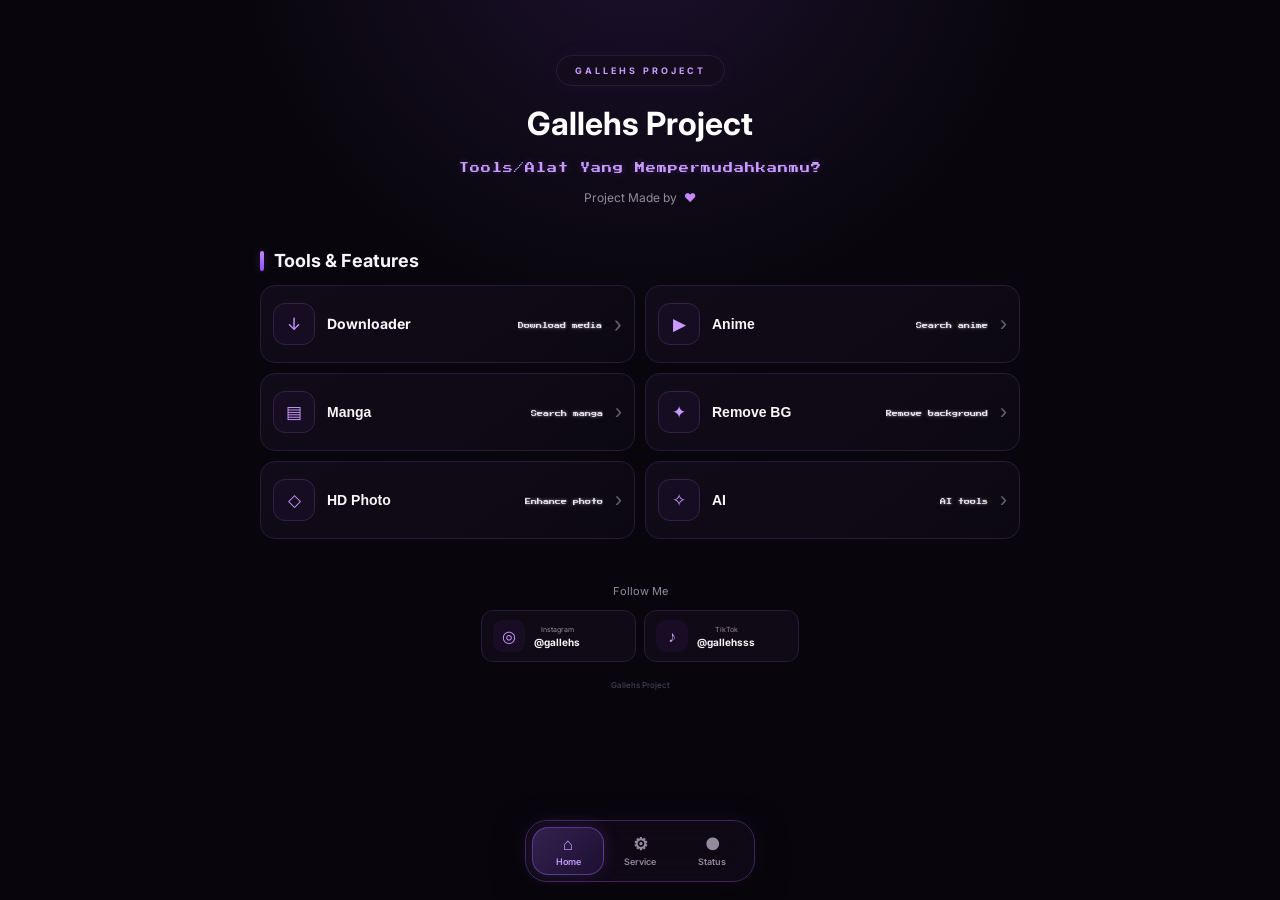
<file: index.html>
<!DOCTYPE html>
<html lang="id">
<head>
  <meta charset="UTF-8">
  <meta name="viewport" content="width=device-width, initial-scale=1.0">

  <title>Gallehs Project</title>
  <meta name="description" content="Gallehs Project">

  <link rel="stylesheet" href="CSS/style.css">
</head>

<body>

  <main class="home">

    <!-- =========================
         HERO
    ========================== -->

    <header class="hero">

      <div class="hero-badge">
        GALLEHS PROJECT
      </div>

      <h1 class="project-title">
        Gallehs Project
      </h1>

      <div class="pixel-title">
        Tools/Alat Yang Mempermudahkanmu?
      </div>

      <p class="made-by">
        Project Made by
        <span class="heart">♥</span>
      </p>

    </header>


    <!-- =========================
         TOOLS
    ========================== -->

    <section class="home-tools">

      <h2 class="section-title">
        Tools & Features
      </h2>


      <div class="project-menu">

        <!-- DOWNLOADER -->

<a
  class="project-card"
  href="download.html"
>
  <span class="card-icon">↓</span>

  <span class="card-title">
    Downloader
  </span>

  <span class="card-description">
    Download media
  </span>
</a>


        <!-- ANIME -->

<button
  class="project-card"
  type="button"
  data-tool="anime"
  onclick="window.location.href='anime.html'"
>
  <span class="card-icon">▶</span>

  <span class="card-title">
    Anime
  </span>

  <span class="card-description">
    Search anime
  </span>
</button>


        <!-- MANGA -->

        <button
          class="project-card"
          type="button"
          data-tool="manga"
        >
          <span class="card-icon">▤</span>

          <span class="card-title">
            Manga
          </span>

          <span class="card-description">
            Search manga
          </span>
        </button>


        <!-- REMOVE BG -->

        <button
          class="project-card"
          type="button"
          data-tool="removebg"
        >
          <span class="card-icon">✦</span>

          <span class="card-title">
            Remove BG
          </span>

          <span class="card-description">
            Remove background
          </span>
        </button>


        <!-- HD PHOTO -->

        <button
          class="project-card"
          type="button"
          data-tool="hdphoto"
        >
          <span class="card-icon">◇</span>

          <span class="card-title">
            HD Photo
          </span>

          <span class="card-description">
            Enhance photo
          </span>
        </button>


        <!-- AI -->

        <button
          class="project-card"
          type="button"
          data-tool="ai"
        >
          <span class="card-icon">✧</span>

          <span class="card-title">
            AI
          </span>

          <span class="card-description">
            AI tools
          </span>
        </button>

      </div>


      <!-- =========================
           TOOL PANELS
      ========================== -->

      <div class="tool-panels">


        <!-- DOWNLOADER PANEL -->

        <section
          class="tool-panel"
          id="panel-downloader"
          data-panel="downloader"
          hidden
        >

          <button
            class="panel-close"
            type="button"
            aria-label="Tutup"
          >
            ×
          </button>

          <div class="panel-header">

            <span class="panel-icon">
              ↓
            </span>

            <div>
              <h3>Downloader</h3>
              <p>Download media dari platform yang didukung.</p>
            </div>

          </div>

          <div class="panel-content">
            <!-- Downloader akan diisi pada step Downloader -->
          </div>

        </section>


        <!-- ANIME PANEL -->

        <section
          class="tool-panel"
          id="panel-anime"
          data-panel="anime"
          hidden
        >

          <button
            class="panel-close"
            type="button"
            aria-label="Tutup"
          >
            ×
          </button>

          <div class="panel-header">

            <span class="panel-icon">
              ▶
            </span>

            <div>
              <h3>Anime</h3>
              <p>Cari informasi anime melalui API.</p>
            </div>

          </div>

          <div class="panel-content">
            <!-- Anime API akan diisi pada step Anime -->
          </div>

        </section>


        <!-- MANGA PANEL -->

        <section
          class="tool-panel"
          id="panel-manga"
          data-panel="manga"
          hidden
        >

          <button
            class="panel-close"
            type="button"
            aria-label="Tutup"
          >
            ×
          </button>

          <div class="panel-header">

            <span class="panel-icon">
              ▤
            </span>

            <div>
              <h3>Manga</h3>
              <p>Cari informasi manga melalui API.</p>
            </div>

          </div>

          <div class="panel-content">
            <!-- Manga API akan diisi pada step Manga -->
          </div>

        </section>


        <!-- REMOVE BG PANEL -->

        <section
          class="tool-panel"
          id="panel-removebg"
          data-panel="removebg"
          hidden
        >

          <button
            class="panel-close"
            type="button"
            aria-label="Tutup"
          >
            ×
          </button>

          <div class="panel-header">

            <span class="panel-icon">
              ✦
            </span>

            <div>
              <h3>Remove BG</h3>
              <p>Hapus background gambar.</p>
            </div>

          </div>

          <div class="panel-content">
            <!-- Remove BG API akan diisi pada step Remove BG -->
          </div>

        </section>


        <!-- HD PHOTO PANEL -->

        <section
          class="tool-panel"
          id="panel-hdphoto"
          data-panel="hdphoto"
          hidden
        >

          <button
            class="panel-close"
            type="button"
            aria-label="Tutup"
          >
            ×
          </button>

          <div class="panel-header">

            <span class="panel-icon">
              ◇
            </span>

            <div>
              <h3>HD Photo</h3>
              <p>Tingkatkan kualitas gambar.</p>
            </div>

          </div>

          <div class="panel-content">
            <!-- HD Photo API akan diisi pada step HD Photo -->
          </div>

        </section>


        <!-- AI PANEL -->

        <section
          class="tool-panel"
          id="panel-ai"
          data-panel="ai"
          hidden
        >

          <button
            class="panel-close"
            type="button"
            aria-label="Tutup"
          >
            ×
          </button>

          <div class="panel-header">

            <span class="panel-icon">
              ✧
            </span>

            <div>
              <h3>AI</h3>
              <p>AI assistant dan berbagai provider.</p>
            </div>

          </div>

          <div class="panel-content">
            <!-- AI API akan diisi pada step AI -->
          </div>

        </section>

      </div>

    </section>


    <!-- =========================
         SOCIAL
    ========================== -->

    <footer class="social-footer">

      <p class="follow-title">
        Follow Me
      </p>

      <div class="social-links">

        <a
          href="https://instagram.com/gallehstt"
          target="_blank"
          rel="noopener noreferrer"
          class="social-card"
        >

          <span class="social-icon">
            ◎
          </span>

          <span>
            <small>Instagram</small>
            <strong>@gallehs</strong>
          </span>

        </a>


        <a
          href="https://www.tiktok.com/@gallehsss"
          target="_blank"
          rel="noopener noreferrer"
          class="social-card"
        >

          <span class="social-icon">
            ♪
          </span>

          <span>
            <small>TikTok</small>
            <strong>@gallehsss</strong>
          </span>

        </a>

      </div>


      <p class="copyright">
        Gallehs Project
      </p>

    </footer>

  </main>


  <script src="js/main.js"></script>

    </div>

</body>
</html>
</file>
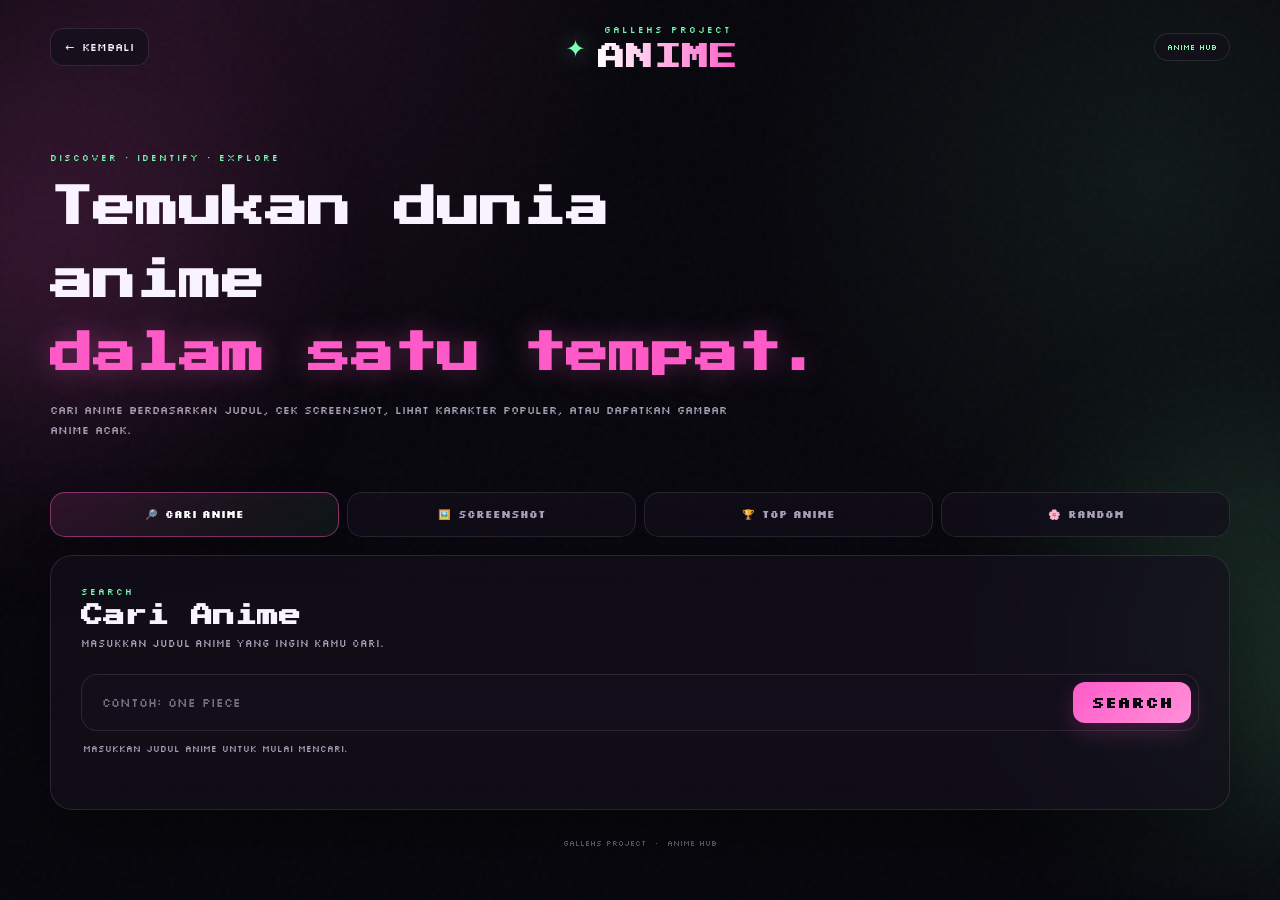
<file: anime.html>
<!DOCTYPE html>
<html lang="id">
<head>
  <meta charset="UTF-8">
  <meta name="viewport" content="width=device-width, initial-scale=1.0">
  <meta name="theme-color" content="#09070f">
  <title>Anime — Gallehs Project</title>

  <link rel="preconnect" href="https://fonts.googleapis.com">
  <link rel="preconnect" href="https://fonts.gstatic.com" crossorigin>
  <link href="https://fonts.googleapis.com/css2?family=Press+Start+2P&family=Silkscreen:wght@400;700&display=swap" rel="stylesheet">

  <link rel="stylesheet" href="CSS/anime.css">
</head>

<body>
  <div class="bg-glow bg-glow-1"></div>
  <div class="bg-glow bg-glow-2"></div>
  <div class="noise"></div>

  <main class="anime-page">

    <header class="anime-header">
      <a class="back-btn" href="index.html" aria-label="Kembali">
        <span>←</span>
        <span>Kembali</span>
      </a>

      <div class="brand">
        <span class="brand-mark">✦</span>
        <div>
          <p class="eyebrow">GALLEHS PROJECT</p>
          <h1>ANIME</h1>
        </div>
      </div>

      <div class="header-badge">ANIME HUB</div>
    </header>

    <section class="hero">
      <div class="hero-copy">
        <p class="hero-kicker">DISCOVER • IDENTIFY • EXPLORE</p>
        <h2>Temukan dunia anime<br><span>dalam satu tempat.</span></h2>
        <p class="hero-desc">
          Cari anime berdasarkan judul, cek screenshot, lihat karakter populer,
          atau dapatkan gambar anime acak.
        </p>
      </div>
    </section>

    <nav class="anime-tabs" aria-label="Menu Anime">
      <button class="anime-tab active" data-panel="search-panel" type="button">
        <span>🔎</span><b>Cari Anime</b>
      </button>
      <button class="anime-tab" data-panel="screenshot-panel" type="button">
        <span>🖼️</span><b>Screenshot</b>
      </button>
      <button class="anime-tab" data-panel="top-panel" type="button">
        <span>🏆</span><b>Top Anime</b>
      </button>
      <button class="anime-tab" data-panel="random-panel" type="button">
        <span>🌸</span><b>Random</b>
      </button>
    </nav>

    <section id="search-panel" class="panel active-panel">
      <div class="panel-heading">
        <div>
          <p class="panel-kicker">SEARCH</p>
          <h3>Cari Anime</h3>
          <p>Masukkan judul anime yang ingin kamu cari.</p>
        </div>
      </div>

      <form id="anime-search-form" class="search-box">
        <input id="anime-search" type="search" autocomplete="off"
          placeholder="Contoh: One Piece" aria-label="Cari anime">
        <button id="anime-search-btn" type="submit">Search</button>
      </form>

      <p id="anime-message" class="status-message">Masukkan judul anime untuk mulai mencari.</p>
      <div id="anime-results" class="anime-grid"></div>
    </section>

    <section id="screenshot-panel" class="panel">
      <div class="panel-heading">
        <div>
          <p class="panel-kicker">ANIME CHECKER</p>
          <h3>Anime dari Screenshot</h3>
          <p>Upload screenshot adegan anime untuk mencoba mengenali judulnya.</p>
        </div>
      </div>

      <div id="drop-zone" class="upload-zone">
        <input id="anime-image-input" type="file" accept="image/*" hidden>
        <div class="upload-icon">🖼️</div>
        <h4>Upload screenshot</h4>
        <p>Klik untuk memilih gambar atau drag & drop ke sini.</p>
        <button id="choose-image-btn" type="button">Pilih Gambar</button>
      </div>

      <div id="image-preview-wrap" class="preview-wrap hidden">
        <img id="image-preview" alt="Preview screenshot">
        <div class="preview-actions">
          <button id="check-image-btn" class="primary-btn" type="button">🔍 Cek Anime</button>
          <button id="clear-image-btn" class="ghost-btn" type="button">Hapus</button>
        </div>
      </div>

      <div id="screenshot-message" class="status-message"></div>
      <div id="screenshot-result" class="checker-result"></div>
    </section>

    <section id="top-panel" class="panel">
      <div class="panel-heading panel-heading-row">
        <div>
          <p class="panel-kicker">RANKING</p>
          <h3>Top Anime Characters</h3>
          <p>Daftar karakter populer dari sumber Top Anime bot Gallehs.</p>
        </div>
        <button id="top-refresh-btn" class="small-btn" type="button">↻ Refresh</button>
      </div>

      <p id="top-message" class="status-message"></p>
      <div id="top-results" class="top-list"></div>
    </section>

    <section id="random-panel" class="panel">
      <div class="panel-heading panel-heading-row">
        <div>
          <p class="panel-kicker">RANDOM</p>
          <h3>Random Anime</h3>
          <p>Ambil gambar anime SFW secara acak.</p>
        </div>
        <button id="random-btn" class="small-btn" type="button">🌸 Random</button>
      </div>

      <p id="random-message" class="status-message"></p>
      <div id="random-result" class="random-card"></div>
    </section>

    <footer class="anime-footer">
      <span>GALLEHS PROJECT</span>
      <span>•</span>
      <span>Anime Hub</span>
    </footer>
  </main>

  <script src="js/search.js" defer></script>
  <script src="js/screenshot.js" defer></script>
  <script src="js/top.js" defer></script>
  <script src="js/random.js" defer></script>

  <script>
    document.querySelectorAll(".anime-tab").forEach(tab => {
      tab.addEventListener("click", () => {
        document.querySelectorAll(".anime-tab").forEach(x => x.classList.remove("active"));
        document.querySelectorAll(".panel").forEach(x => x.classList.remove("active-panel"));
        tab.classList.add("active");
        document.getElementById(tab.dataset.panel).classList.add("active-panel");
      });
    });
  </script>
</body>
</html>
</file>
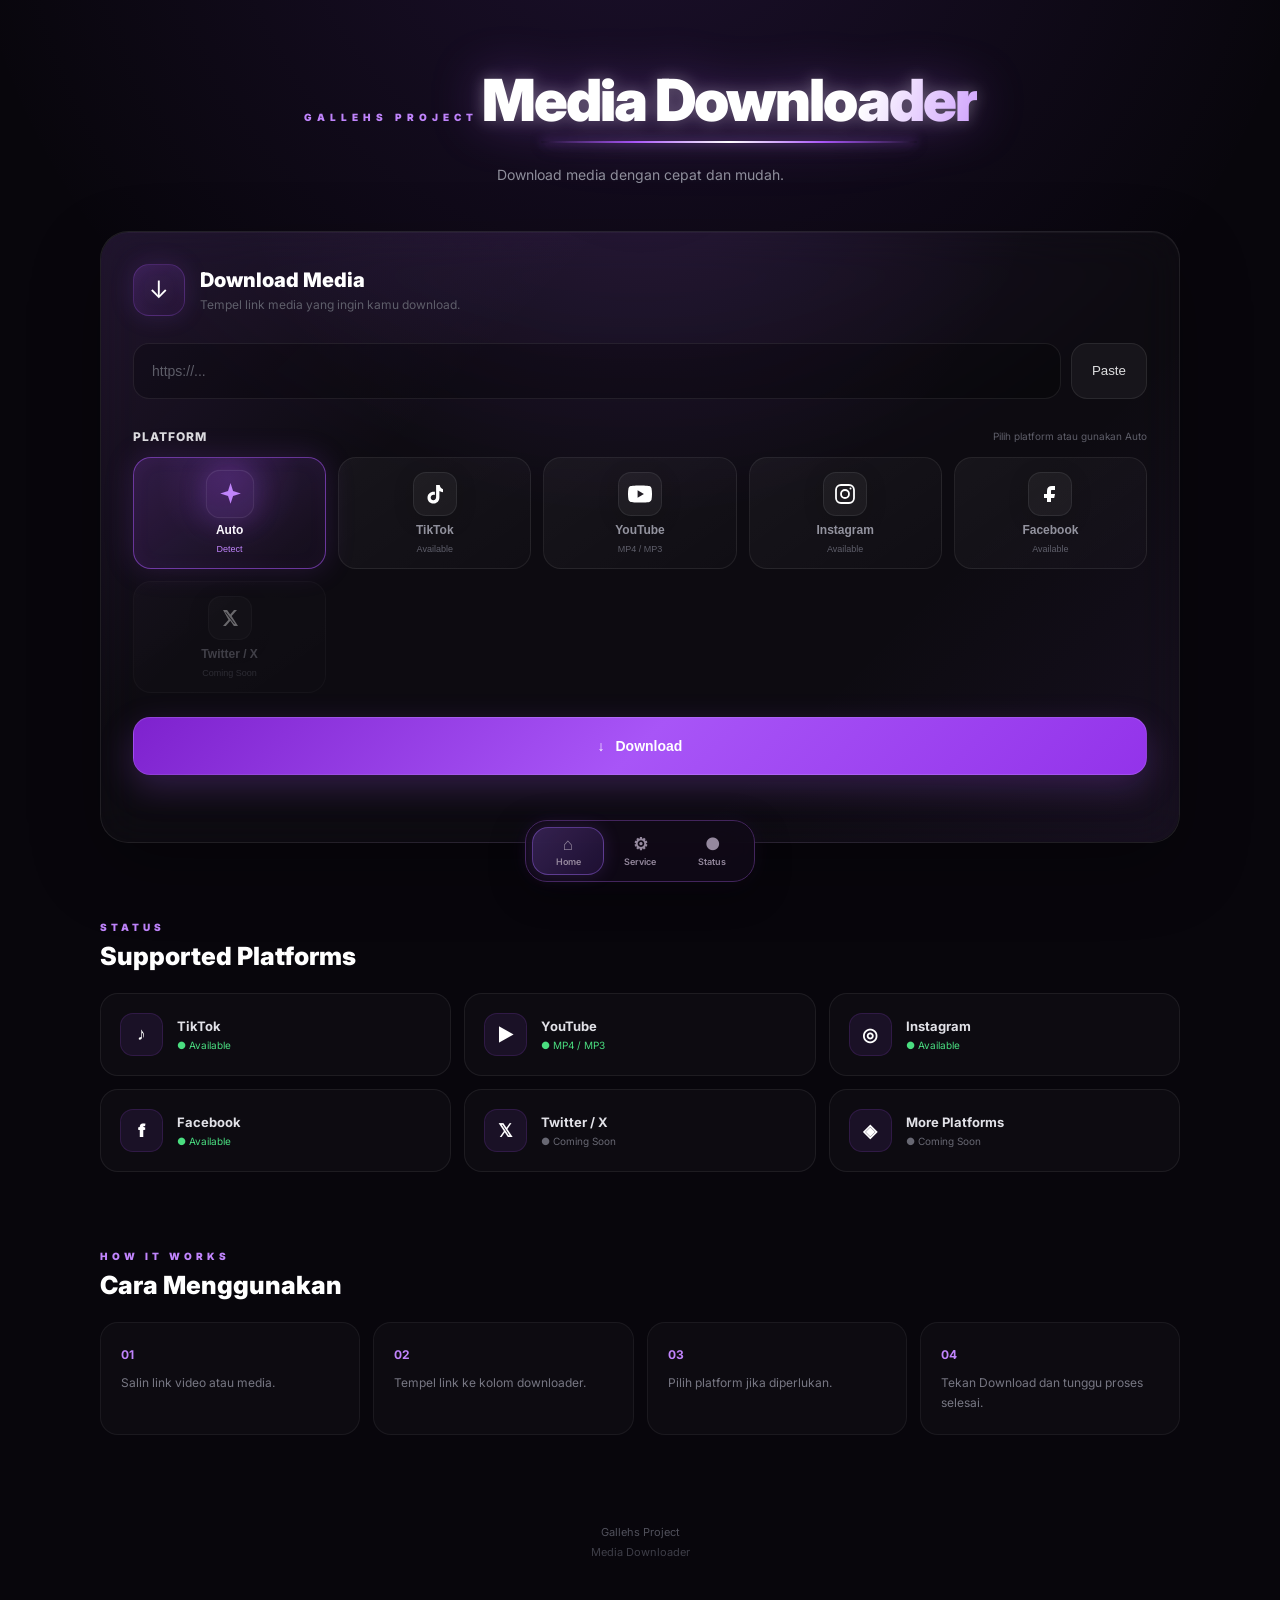
<file: download.html>
<!DOCTYPE html>
<html lang="id">
<head>
  <meta charset="UTF-8">
  <meta name="viewport" content="width=device-width, initial-scale=1.0">

  <title>Downloader - Gallehs Project</title>
  <meta name="description" content="Gallehs Project Media Downloader">

  <link rel="stylesheet" href="CSS/style.css">
  <link rel="stylesheet" href="CSS/download.css">
</head>

<body>

<main class="download-page">

  <header class="download-header">
    <span class="eyebrow">GALLEHS PROJECT</span>
    <h1>Media Downloader</h1>
    <p>Download media dengan cepat dan mudah.</p>
  </header>

  <section class="download-box">

    <div class="download-heading">
      <div class="download-icon">↓</div>

      <div>
        <h2>Download Media</h2>
        <p>Tempel link media yang ingin kamu download.</p>
      </div>
    </div>

    <div class="download-input">
      <input
        type="url"
        id="download-url"
        placeholder="https://..."
        autocomplete="off"
      >

      <button type="button" id="paste-button">
        Paste
      </button>
    </div>

    <div class="platform-label">
      <span>PLATFORM</span>
      <small>Pilih platform atau gunakan Auto</small>
    </div>

    <div class="download-platforms">

  <!-- AUTO -->
  <button
    type="button"
    class="platform-button active"
    data-platform="auto"
  >
    <span class="platform-logo logo-auto">
      <svg viewBox="0 0 24 24" aria-hidden="true">
        <path d="M12 2l2.2 6.8L21 11l-6.8 2.2L12 20l-2.2-6.8L3 11l6.8-2.2L12 2z"/>
      </svg>
    </span>
    <span class="platform-name">Auto</span>
    <small>Detect</small>
  </button>


  <!-- TIKTOK -->
  <button
    type="button"
    class="platform-button"
    data-platform="tiktok"
  >
    <span class="platform-logo logo-tiktok">
      <svg viewBox="0 0 24 24" aria-hidden="true">
        <path d="M16.7 3c.4 2.1 1.6 3.6 3.3 4.2v3.1c-1.4-.1-2.6-.5-3.6-1.2v6.1c0 4-2.6 6.3-6.2 6.3C7 21.5 4.5 19 4.5 15.7c0-3.5 2.7-6 6.2-6 .4 0 .8 0 1.2.1v3.2c-.4-.1-.8-.2-1.2-.2-1.7 0-3 1.1-3 2.8 0 1.5 1.1 2.7 2.6 2.7 1.8 0 2.8-1.2 2.8-3.2V3h3.6z"/>
      </svg>
    </span>
    <span class="platform-name">TikTok</span>
    <small>Available</small>
  </button>


  <!-- YOUTUBE -->
  <button
    type="button"
    class="platform-button"
    data-platform="youtube"
  >
    <span class="platform-logo logo-youtube">
      <svg viewBox="0 0 24 24" aria-hidden="true">
        <path d="M23.5 6.2a3 3 0 0 0-2.1-2.1C19.5 3.5 12 3.5 12 3.5s-7.5 0-9.4.6A3 3 0 0 0 .5 6.2 31 31 0 0 0 0 12a31 31 0 0 0 .5 5.8 3 3 0 0 0 2.1 2.1c1.9.6 9.4.6 9.4.6s7.5 0 9.4-.6a3 3 0 0 0 2.1-2.1A31 31 0 0 0 24 12a31 31 0 0 0-.5-5.8zM9.6 15.8V8.2l6.3 3.8-6.3 3.8z"/>
      </svg>
    </span>
    <span class="platform-name">YouTube</span>
    <small>MP4 / MP3</small>
  </button>


  <!-- INSTAGRAM -->
  <button
    type="button"
    class="platform-button"
    data-platform="instagram"
  >
    <span class="platform-logo logo-instagram">
      <svg viewBox="0 0 24 24" aria-hidden="true">
        <rect x="3" y="3" width="18" height="18" rx="5"/>
        <circle cx="12" cy="12" r="4"/>
        <circle cx="17.5" cy="6.5" r="1"/>
      </svg>
    </span>
    <span class="platform-name">Instagram</span>
    <small>Available</small>
  </button>


  <!-- FACEBOOK -->
  <button
    type="button"
    class="platform-button"
    data-platform="facebook"
  >
    <span class="platform-logo logo-facebook">
      <svg viewBox="0 0 24 24" aria-hidden="true">
        <path d="M14 8h3V4h-3c-3.3 0-5 1.8-5 5v3H6v4h3v4h4v-4h3.2l.8-4H13V9c0-.7.3-1 1-1z"/>
      </svg>
    </span>
    <span class="platform-name">Facebook</span>
    <small>Available</small>
  </button>


  <!-- X -->
  <button
    type="button"
    class="platform-button coming-soon"
    data-platform="twitter"
    disabled
  >
    <span class="platform-logo logo-x">
      <svg viewBox="0 0 24 24" aria-hidden="true">
        <path d="M5 4h4.1l3.1 4.5L16 4h3l-5.4 6.1L20 20h-4.1l-3.6-5.2L7.8 20H5l5.5-6.3L5 4zm3.1 2.3H7.2l8.9 11.4h.9L8.1 6.3z"/>
      </svg>
    </span>
    <span class="platform-name">Twitter / X</span>
    <small>Coming Soon</small>
  </button>

    </div>

    <button
      type="button"
      class="download-button"
      id="download-button"
    >
      <span>↓</span>
      Download
    </button>

    <div
      class="download-message"
      id="download-message"
      aria-live="polite"
    ></div>

    <div
      class="download-result"
      id="download-result"
      hidden
    ></div>

  </section>

  <section class="supported-section">

    <div class="section-heading">
      <span>STATUS</span>
      <h2>Supported Platforms</h2>
    </div>

    <div class="supported-grid">

      <div class="supported-card">
        <div class="supported-icon">♪</div>
        <div>
          <strong>TikTok</strong>
          <span class="status available">● Available</span>
        </div>
      </div>

      <div class="supported-card">
        <div class="supported-icon">▶</div>
        <div>
          <strong>YouTube</strong>
          <span class="status available">● MP4 / MP3</span>
        </div>
      </div>

      <div class="supported-card">
        <div class="supported-icon">◎</div>
        <div>
          <strong>Instagram</strong>
          <span class="status available">● Available</span>
        </div>
      </div>

      <div class="supported-card">
        <div class="supported-icon">f</div>
        <div>
          <strong>Facebook</strong>
          <span class="status available">● Available</span>
        </div>
      </div>

      <div class="supported-card unavailable">
        <div class="supported-icon">𝕏</div>
        <div>
          <strong>Twitter / X</strong>
          <span class="status soon">● Coming Soon</span>
        </div>
      </div>

      <div class="supported-card unavailable">
        <div class="supported-icon">◈</div>
        <div>
          <strong>More Platforms</strong>
          <span class="status soon">● Coming Soon</span>
        </div>
      </div>

    </div>

  </section>

  <section class="download-info">
    <span>HOW IT WORKS</span>
    <h2>Cara Menggunakan</h2>

    <div class="steps">

      <div class="step">
        <b>01</b>
        <p>Salin link video atau media.</p>
      </div>

      <div class="step">
        <b>02</b>
        <p>Tempel link ke kolom downloader.</p>
      </div>

      <div class="step">
        <b>03</b>
        <p>Pilih platform jika diperlukan.</p>
      </div>

      <div class="step">
        <b>04</b>
        <p>Tekan Download dan tunggu proses selesai.</p>
      </div>

    </div>
  </section>

  <footer class="download-footer">
    <p>Gallehs Project</p>
    <span>Media Downloader</span>
  </footer>

</main>

<script src="js/download.js"></script>
<script src="js/main.js"></script>

</body>
</html>
</file>
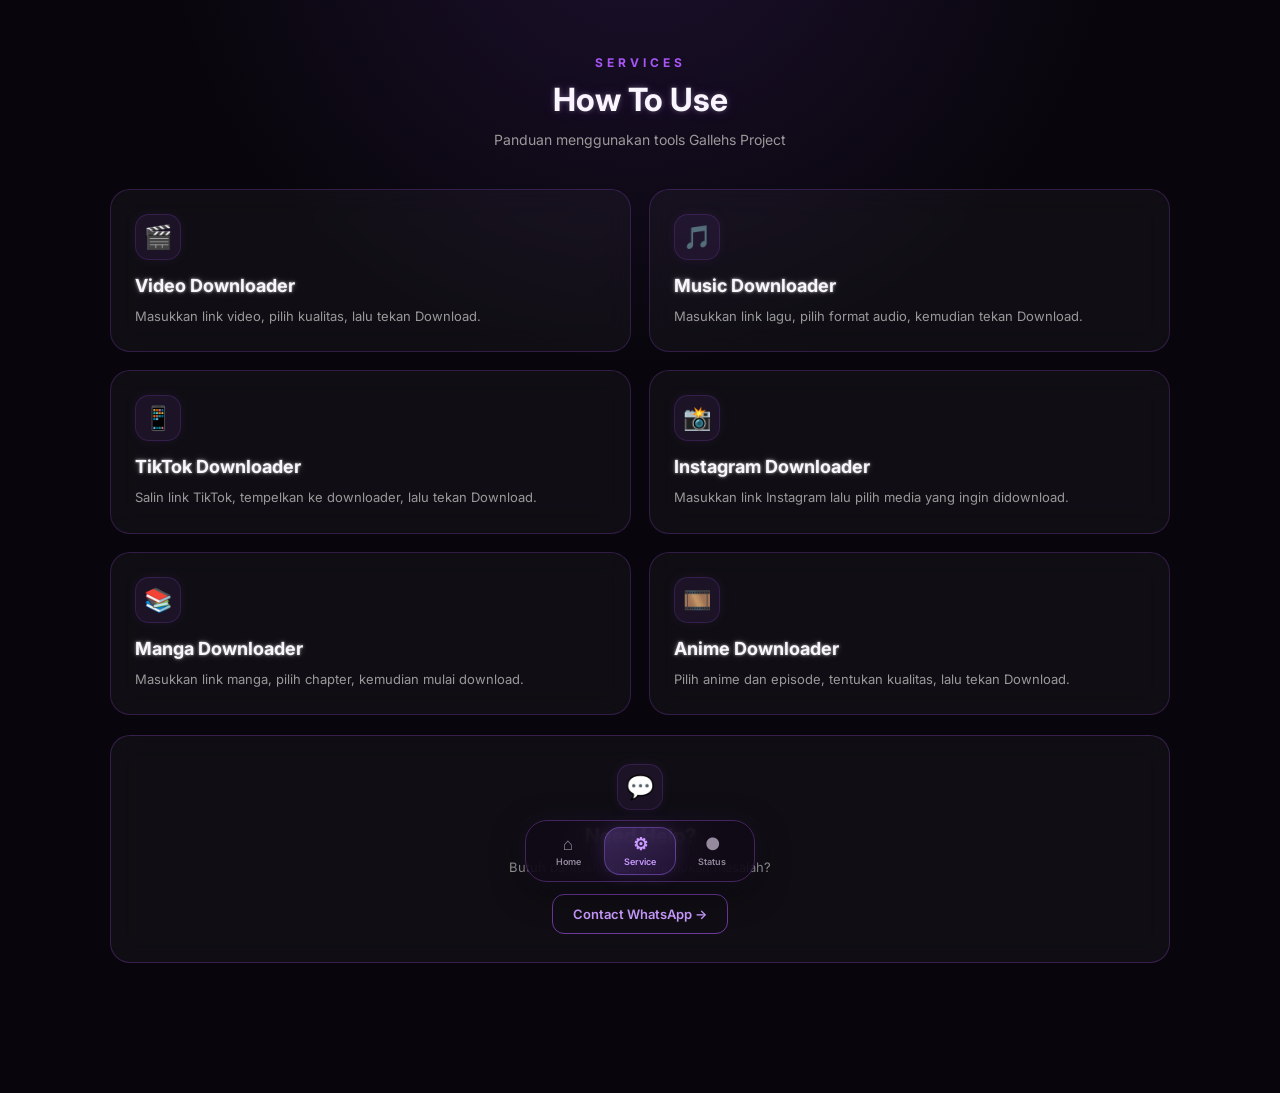
<file: service.html>
<!DOCTYPE html>
<html lang="id">
<head>
    <meta charset="UTF-8">
    <meta name="viewport" content="width=device-width, initial-scale=1.0">
    <title>Services - Gallehs Project</title>
   
   <link rel="stylesheet" href="CSS/style.css">
<link rel="stylesheet" href="CSS/service.css">
</head>

<body>

    <main class="services-page">

        <div class="services-header">
            <span>SERVICES</span>
            <h1>How To Use</h1>
            <p>Panduan menggunakan tools Gallehs Project</p>
        </div>

        <div class="services-grid">

            <div class="service-card">
                <div class="service-icon">🎬</div>
                <h2>Video Downloader</h2>
                <p>Masukkan link video, pilih kualitas, lalu tekan Download.</p>
            </div>

            <div class="service-card">
                <div class="service-icon">🎵</div>
                <h2>Music Downloader</h2>
                <p>Masukkan link lagu, pilih format audio, kemudian tekan Download.</p>
            </div>

            <div class="service-card">
                <div class="service-icon">📱</div>
                <h2>TikTok Downloader</h2>
                <p>Salin link TikTok, tempelkan ke downloader, lalu tekan Download.</p>
            </div>

            <div class="service-card">
                <div class="service-icon">📸</div>
                <h2>Instagram Downloader</h2>
                <p>Masukkan link Instagram lalu pilih media yang ingin didownload.</p>
            </div>

            <div class="service-card">
                <div class="service-icon">📚</div>
                <h2>Manga Downloader</h2>
                <p>Masukkan link manga, pilih chapter, kemudian mulai download.</p>
            </div>

            <div class="service-card">
                <div class="service-icon">🎞️</div>
                <h2>Anime Downloader</h2>
                <p>Pilih anime dan episode, tentukan kualitas, lalu tekan Download.</p>
            </div>

        </div>

        <div class="service-contact">
            <div class="service-icon">💬</div>
            <h2>Need Help?</h2>
            <p>Butuh bantuan atau menemukan masalah?</p>

            <a href="https://wa.me/6289663117070
           " target="_blank">
                Contact WhatsApp →
            </a>
        </div>

    </main>

<script src="js/main.js"></script>
</body>
</html>
</file>
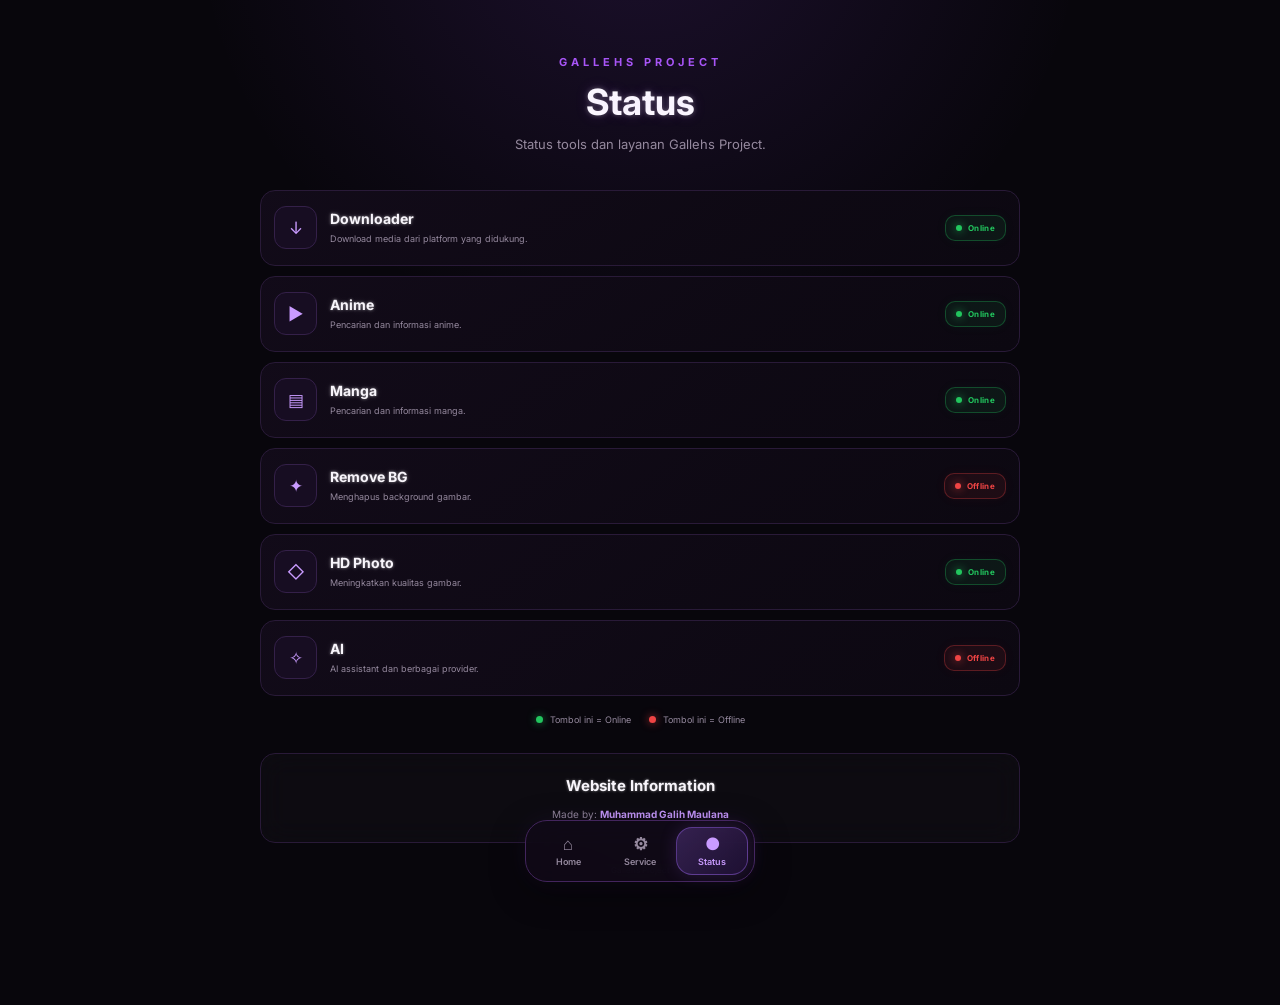
<file: status.html>
<!DOCTYPE html>
<html lang="id">

<head>
  <meta charset="UTF-8">
  <meta name="viewport" content="width=device-width, initial-scale=1.0">

  <title>Status - Gallehs Project</title>

  <meta
    name="description"
    content="Status layanan Gallehs Project"
  >

  <link rel="stylesheet" href="CSS/style.css">
  <link rel="stylesheet" href="CSS/status.css">
</head>

<body>

  <main class="status-page">

    <!-- =========================
         HEADER
    ========================== -->

    <header class="status-header">

      <span>GALLEHS PROJECT</span>

      <h1>Status</h1>

      <p>
        Status tools dan layanan Gallehs Project.
      </p>

    </header>


    <!-- =========================
         STATUS TOOLS
    ========================== -->

    <section class="status-list">


      <!-- DOWNLOADER -->

      <div class="status-card">

        <div class="status-icon">
          ↓
        </div>

        <div class="status-info">

          <h2>Downloader</h2>

          <p>
            Download media dari platform yang didukung.
          </p>

        </div>

        <div class="status-badge online">
          <span></span>
          Online
        </div>

      </div>


      <!-- ANIME -->

      <div class="status-card">

        <div class="status-icon">
          ▶
        </div>

        <div class="status-info">

          <h2>Anime</h2>

          <p>
            Pencarian dan informasi anime.
          </p>

        </div>

        <div class="status-badge online">
          <span></span>
          Online
        </div>

      </div>


      <!-- MANGA -->

      <div class="status-card">

        <div class="status-icon">
          ▤
        </div>

        <div class="status-info">

          <h2>Manga</h2>

          <p>
            Pencarian dan informasi manga.
          </p>

        </div>

        <div class="status-badge online">
          <span></span>
          Online
        </div>

      </div>


      <!-- REMOVE BG -->

      <div class="status-card">

        <div class="status-icon">
          ✦
        </div>

        <div class="status-info">

          <h2>Remove BG</h2>

          <p>
            Menghapus background gambar.
          </p>

        </div>

        <div class="status-badge offline">
          <span></span>
          Offline
        </div>

      </div>


      <!-- HD PHOTO -->

      <div class="status-card">

        <div class="status-icon">
          ◇
        </div>

        <div class="status-info">

          <h2>HD Photo</h2>

          <p>
            Meningkatkan kualitas gambar.
          </p>

        </div>

        <div class="status-badge online">
          <span></span>
          Online
        </div>

      </div>


      <!-- AI -->

      <div class="status-card">

        <div class="status-icon">
          ✧
        </div>

        <div class="status-info">

          <h2>AI</h2>

          <p>
            AI assistant dan berbagai provider.
          </p>

        </div>

        <div class="status-badge offline">
          <span></span>
          Offline
        </div>

      </div>


    </section>


    <!-- =========================
         STATUS LEGEND
    ========================== -->

    <section class="status-legend">

      <div class="legend-item">

        <span class="legend-dot online-dot"></span>

        <span>
          Tombol ini = Online
        </span>

      </div>


      <div class="legend-item">

        <span class="legend-dot offline-dot"></span>

        <span>
          Tombol ini = Offline
        </span>

      </div>

    </section>


    <!-- =========================
         WEBSITE INFORMATION
    ========================== -->

    <section class="status-about">

      <h2>
        Website Information
      </h2>


      <p>
        Made by:
        <strong>
          Muhammad Galih Maulana
        </strong>
      </p>

    </section>


    <!-- =========================
         FOOTER
    ========================== -->

    <footer class="status-footer">

      <p>
        Gallehs Project
      </p>

    </footer>

  </main>


  <!-- =========================
       NAVIGATION
  ========================== -->

  <script src="js/main.js"></script>

</body>
</html>
</file>
<file: CSS/style.css>
@import url('https://fonts.googleapis.com/css2?family=Inter:wght@400;500;600;700;800&family=Press+Start+2P&display=swap');

:root {
  --bg: #08060c;
  --card: #100b17;
  --card-hover: #150e1d;

  --purple: #a66cff;
  --purple-light: #c99bff;

  --white: #f8f5fb;
  --gray: #95899e;

  --border: #291a38;
  --border-hover: #43255d;
}

/* =========================
   RESET
========================= */

* {
  box-sizing: border-box;
  margin: 0;
  padding: 0;
}

html {
  scroll-behavior: smooth;
}

body {
  min-height: 100vh;
  overflow-x: hidden;

  background:
    radial-gradient(
      circle at 50% -10%,
      rgba(145, 73, 235, .15),
      transparent 35%
    ),
    var(--bg);

  color: var(--white);
  font-family: Inter, sans-serif;
}

/* =========================
   HOME
========================= */

.home {
  width: min(760px, calc(100% - 28px));
  margin: auto;
  padding: 55px 0 125px;
}

/* =========================
   HERO
========================= */

.hero {
  text-align: center;
  padding-bottom: 45px;
}

.hero-badge {
  display: inline-block;

  padding: 9px 18px;

  border: 1px solid var(--border);
  border-radius: 50px;

  color: var(--purple-light);
  background: rgba(20, 11, 28, .65);

  font-size: 9px;
  font-weight: 700;
  letter-spacing: 3px;

  box-shadow:
    0 0 20px rgba(155, 92, 255, .05);
}

/* =========================
   MAIN TITLE
========================= */

.project-title {
  margin-top: 18px;

  color: #fff;

  background:
    linear-gradient(
      110deg,
      #ffffff 25%,
      #a66cff 42%,
      #ffffff 50%,
      #a66cff 60%,
      #ffffff 75%
    );

  background-size: 300% 100%;

  -webkit-background-clip: text;
  background-clip: text;

  -webkit-text-fill-color: transparent;

  animation: titleShine 12s linear infinite;
}

@keyframes titleShine {
  0% {
    background-position: 300% center;
  }

  100% {
    background-position: -300% center;
  }
}

/* =========================
   PIXEL TITLE
========================= */

.pixel-title {
  margin-top: 20px;

  color: var(--purple-light);

  font-family: "Press Start 2P", monospace;
  font-size: 10px;
  letter-spacing: 1px;

  text-shadow:
    0 0 7px rgba(166, 108, 255, .3);

  animation: pixelFloat 4s ease-in-out infinite;
}

@keyframes pixelFloat {

  0%,
  100% {
    transform: translateY(0);
  }

  50% {
    transform: translateY(-2px);
  }

}

/* =========================
   MADE BY
========================= */

.made-by {
  margin-top: 17px;
  color: var(--gray);
  font-size: 12px;
}

.heart {
  display: inline-block;

  margin-left: 4px;

  color: #c886ff;

  animation: heartBeat 2s ease-in-out infinite;
}

@keyframes heartBeat {

  0%,
  100% {
    transform: scale(1);
  }

  10% {
    transform: scale(1.15);
  }

  20% {
    transform: scale(1);
  }

}

/* =========================
   SECTION TITLE
========================= */

.section-title {
  display: flex;
  align-items: center;
  gap: 10px;

  margin-bottom: 14px;

  font-size: 18px;
  font-weight: 700;
}

.section-title::before {
  content: "";

  width: 4px;
  height: 20px;

  border-radius: 5px;

  background:
    linear-gradient(
      #c18aff,
      #8e4dff
    );

  box-shadow:
    0 0 8px rgba(166, 108, 255, .25);
}

/* =========================
   TOOLS
========================= */

.project-menu {
  display: grid;

  grid-template-columns:
    repeat(2, 1fr);

  gap: 10px;
}

.project-card {
  position: relative;

  width: 100%;
  min-height: 78px;

  display: flex;
  align-items: center;
  gap: 12px;

  padding: 12px;

  overflow: hidden;

  color: var(--white);
  text-align: left;

  background:
    linear-gradient(
      145deg,
      rgba(18, 11, 25, .98),
      rgba(12, 8, 17, .98)
    );

  border: 1px solid var(--border);
  border-radius: 15px;

  cursor: pointer;

  transition:
    transform .18s ease,
    border-color .18s ease,
    background .18s ease;
}

.project-card:hover {
  transform: translateY(-2px);

  border-color: var(--border-hover);
  background: var(--card-hover);
}

.project-card:active {
  transform: scale(.98);
}

/* =========================
   CARD SHINE
========================= */

.project-card::before {
  content: "";

  position: absolute;

  top: 0;
  left: -120%;

  width: 65%;
  height: 100%;

  background:
    linear-gradient(
      100deg,
      transparent,
      rgba(166, 108, 255, .05),
      rgba(201, 155, 255, .32),
      rgba(166, 108, 255, .05),
      transparent
    );

  transform: skewX(-18deg);

  pointer-events: none;

  animation:
    purpleCardShine 7s ease-in-out infinite;
}

@keyframes purpleCardShine {

  0% {
    left: -120%;
  }

  45%,
  100% {
    left: 140%;
  }

}

/* =========================
   CARD ICON
========================= */

.card-icon {
  width: 42px;
  height: 42px;

  flex: 0 0 42px;

  display: grid;
  place-items: center;

  color: var(--purple-light);

  background: #170d22;

  border: 1px solid #342049;
  border-radius: 12px;

  font-size: 17px;
}

/* =========================
   CARD TEXT
========================= */

.project-card > span:nth-child(2) {
  min-width: 0;
  flex: 1;
}

.card-title {
  display: block;

  color: var(--white);

  font-size: 14px;
  font-weight: 700;
  line-height: 1.2;
}

.card-description {
  display: block;

  margin-top: 5px;

  color: #e9e4ed;

  font-family: "Press Start 2P", monospace;

  font-size: 6px;
  line-height: 1.7;

  white-space: nowrap;
  overflow: hidden;
  text-overflow: ellipsis;

  text-shadow:
    0 0 3px rgba(255, 255, 255, .55),
    0 0 8px rgba(255, 255, 255, .18);
}

/* =========================
   ARROW
========================= */

.project-card::after {
  content: "›";

  flex: 0 0 auto;

  color: #695c74;

  font-size: 22px;
  line-height: 1;

  transition:
    color .18s ease,
    transform .18s ease;
}

.project-card:hover::after {
  color: var(--purple-light);
  transform: translateX(2px);
}

/* =========================
   PANELS
========================= */

.tool-panels {
  margin-top: 10px;
}

.tool-panel {
  position: relative;

  padding: 18px;

  background: #100a17;

  border: 1px solid var(--border-hover);
  border-radius: 15px;

  animation: panelOpen .2s ease;
}

.tool-panel[hidden] {
  display: none;
}

@keyframes panelOpen {

  from {
    opacity: 0;
    transform: translateY(4px);
  }

  to {
    opacity: 1;
    transform: translateY(0);
  }

}

.panel-close {
  position: absolute;

  top: 11px;
  right: 11px;

  width: 30px;
  height: 30px;

  display: grid;
  place-items: center;

  color: var(--gray);
  background: #180d23;

  border: 1px solid var(--border);
  border-radius: 9px;

  font-size: 19px;
  cursor: pointer;
}

.panel-header {
  display: flex;
  align-items: center;
  gap: 11px;

  padding-right: 35px;
}

.panel-icon {
  width: 40px;
  height: 40px;

  flex: 0 0 40px;

  display: grid;
  place-items: center;

  color: var(--purple-light);
  background: #180d25;

  border: 1px solid #39214f;
  border-radius: 11px;
}

.panel-header h3 {
  font-size: 15px;
}

.panel-header p {
  margin-top: 4px;

  color: var(--gray);
  font-size: 9px;
}

.panel-content {
  margin-top: 15px;
  padding-top: 14px;

  border-top: 1px solid #21142b;
}

/* =========================
   SOCIAL
========================= */

.social-footer {
  margin-top: 45px;
  text-align: center;
}

.follow-title {
  margin-bottom: 12px;

  color: var(--gray);
  font-size: 11px;
}

.social-links {
  display: flex;
  justify-content: center;
  gap: 8px;
}

.social-card {
  display: flex;
  align-items: center;
  gap: 9px;

  min-width: 155px;
  padding: 9px 11px;

  color: var(--white);
  text-decoration: none;

  background: #100a17;

  border: 1px solid var(--border);
  border-radius: 12px;

  transition:
    border-color .18s ease,
    transform .18s ease;
}

.social-card:hover {
  transform: translateY(-2px);
  border-color: var(--border-hover);
}

.social-icon {
  width: 32px;
  height: 32px;

  display: grid;
  place-items: center;

  color: var(--purple-light);
  background: #180d25;

  border-radius: 9px;
}

.social-card small {
  display: block;

  color: var(--gray);
  font-size: 7px;
}

.social-card strong {
  display: block;

  margin-top: 2px;

  font-size: 10px;
}

.copyright {
  margin-top: 18px;

  color: #51465b;
  font-size: 8px;
}

/* =========================
   BOTTOM NAVIGATION
========================= */

.bottom-nav {
  position: fixed;

  left: 50%;
  bottom: 18px;

  transform: translateX(-50%);

  z-index: 99999;

  display: flex;
  align-items: center;

  padding: 6px;

  background:
    rgba(16, 10, 23, .88);

  border: 1px solid var(--border-hover);
  border-radius: 22px;

  box-shadow:
    0 10px 35px rgba(0, 0, 0, .45),
    0 0 25px rgba(166, 108, 255, .08);

  backdrop-filter: blur(18px);
  -webkit-backdrop-filter: blur(18px);

  isolation: isolate;
}

.nav-slider {
  position: absolute;

  top: 6px;
  left: 6px;

  width: 72px;
  height: 48px;

  z-index: 0;

  border-radius: 16px;

  background:
    linear-gradient(
      135deg,
      rgba(166, 108, 255, .25),
      rgba(142, 77, 255, .12)
    );

  border: 1px solid rgba(166, 108, 255, .4);

  box-shadow:
    0 0 18px rgba(166, 108, 255, .16);

  pointer-events: none;

  will-change: transform;

  transition:
    transform .38s cubic-bezier(.22, .8, .2, 1);
}

.nav-item {
  position: relative;

  z-index: 2;

  width: 72px;
  height: 48px;

  display: flex;
  flex-direction: column;

  align-items: center;
  justify-content: center;

  gap: 3px;

  color: var(--gray);

  text-decoration: none;

  font-size: 9px;
  font-weight: 600;

  user-select: none;
  -webkit-tap-highlight-color: transparent;

  transition:
    color .25s ease;
}

.nav-icon {
  font-size: 17px;
  line-height: 1;
}

.nav-item.active {
  color: var(--purple-light);
}

.nav-item:hover {
  color: var(--purple-light);
}

/* =========================
   MOBILE
========================= */

@media (max-width: 520px) {

  .home {
    width: calc(100% - 20px);
    padding: 38px 0 115px;
  }

  .hero {
    padding-bottom: 38px;
  }

  .project-title {
    font-size: 39px;
    letter-spacing: -2.5px;
  }

  .pixel-title {
    font-size: 9px;
  }

  .project-menu {
    grid-template-columns: 1fr;
    gap: 9px;
  }

  .project-card {
    min-height: 72px;
    padding: 11px;
  }

  .card-icon {
    width: 39px;
    height: 39px;
    flex-basis: 39px;
  }

  .card-title {
    font-size: 13px;
  }

  .card-description {
    font-size: 5.5px;
  }

  .social-links {
    flex-direction: column;
  }

  .social-card {
    width: 100%;
  }

  .bottom-nav {
    bottom: 12px;
  }

  .nav-item,
  .nav-slider {
    width: 68px;
  }

}

/* =========================
   REDUCED MOTION
========================= */

@media (prefers-reduced-motion: reduce) {

  *,
  *::before,
  *::after {
    animation: none !important;
    transition: none !important;
  }

}
 /* REMOVE LINK UNDERLINE */
.project-card,
.project-card span {
  text-decoration: none !important;
  }
</file>
<file: CSS/anime.css>
* {
  box-sizing: border-box;
}

:root {
  --bg: #08070d;
  --panel: rgba(20, 16, 29, .72);
  --panel-2: rgba(255,255,255,.055);
  --line: rgba(255,255,255,.10);
  --text: #f8f3ff;
  --muted: #aaa1b8;
  --pink: #ff5bc8;
  --pink-2: #c96cff;
  --green: #7cffb2;
  --shadow: 0 24px 70px rgba(0,0,0,.42);
}

html {
  scroll-behavior: smooth;
}

body {
  margin: 0;
  min-height: 100vh;
  background:
    radial-gradient(circle at 15% 0%, rgba(255, 91, 200, .10), transparent 28rem),
    radial-gradient(circle at 90% 20%, rgba(124, 255, 178, .07), transparent 25rem),
    var(--bg);
  color: var(--text);
  font-family: "Silkscreen", system-ui, sans-serif;
  overflow-x: hidden;
}

button, input {
  font: inherit;
}

button {
  cursor: pointer;
}

.bg-glow {
  position: fixed;
  width: 380px;
  height: 380px;
  border-radius: 50%;
  filter: blur(100px);
  pointer-events: none;
  opacity: .15;
  z-index: -2;
}

.bg-glow-1 {
  top: 8%;
  left: -160px;
  background: var(--pink);
}

.bg-glow-2 {
  right: -180px;
  bottom: 8%;
  background: var(--green);
}

.noise {
  position: fixed;
  inset: 0;
  opacity: .025;
  pointer-events: none;
  z-index: -1;
  background-image: url("data:image/svg+xml,%3Csvg viewBox='0 0 180 180' xmlns='http://www.w3.org/2000/svg'%3E%3Cfilter id='n'%3E%3CfeTurbulence type='fractalNoise' baseFrequency='.9' numOctaves='3' stitchTiles='stitch'/%3E%3C/filter%3E%3Crect width='100%25' height='100%25' filter='url(%23n)'/%3E%3C/svg%3E");
}

.anime-page {
  width: min(1180px, calc(100% - 28px));
  margin: 0 auto;
  padding: 24px 0 50px;
}

.anime-header {
  display: flex;
  align-items: center;
  justify-content: space-between;
  gap: 18px;
  margin-bottom: 44px;
}

.back-btn,
.header-badge,
.anime-tab,
.panel,
.search-box,
.upload-zone,
.preview-wrap,
.random-card {
  border: 1px solid var(--line);
  background: var(--panel);
  backdrop-filter: blur(18px);
  -webkit-backdrop-filter: blur(18px);
}

.back-btn {
  color: var(--text);
  text-decoration: none;
  border-radius: 13px;
  padding: 11px 14px;
  display: inline-flex;
  gap: 8px;
  align-items: center;
  font-size: 11px;
  transition: .2s;
}

.back-btn:hover {
  transform: translateY(-2px);
  border-color: rgba(255,91,200,.45);
}

.brand {
  display: flex;
  align-items: center;
  gap: 12px;
  text-align: center;
}

.brand-mark {
  color: var(--green);
  font-size: 24px;
  text-shadow: 0 0 22px rgba(124,255,178,.6);
}

.eyebrow,
.hero-kicker,
.panel-kicker {
  margin: 0 0 8px;
  font-size: 9px;
  letter-spacing: 2px;
  color: var(--green);
}

.brand h1 {
  margin: 0;
  font-family: "Press Start 2P", monospace;
  font-size: clamp(18px, 4vw, 27px);
  letter-spacing: 1px;
  background: linear-gradient(90deg, #fff, var(--pink), #fff);
  background-size: 200%;
  -webkit-background-clip: text;
  background-clip: text;
  color: transparent;
  animation: shine 4s linear infinite;
}

@keyframes shine {
  to { background-position: 200%; }
}

.header-badge {
  border-radius: 999px;
  padding: 8px 12px;
  font-size: 8px;
  color: var(--green);
}

.hero {
  padding: 38px 0 30px;
}

.hero h2 {
  margin: 0;
  max-width: 800px;
  font-family: "Press Start 2P", monospace;
  line-height: 1.7;
  font-size: clamp(22px, 5vw, 43px);
}

.hero h2 span {
  color: var(--pink);
  text-shadow: 0 0 28px rgba(255,91,200,.35);
}

.hero-desc {
  max-width: 720px;
  color: var(--muted);
  line-height: 1.8;
  font-size: 11px;
}

.anime-tabs {
  display: grid;
  grid-template-columns: repeat(4, 1fr);
  gap: 8px;
  margin: 10px 0 18px;
}

.anime-tab {
  border-radius: 15px;
  padding: 15px 10px;
  color: var(--muted);
  display: flex;
  justify-content: center;
  align-items: center;
  gap: 8px;
  font-size: 10px;
  transition: .2s;
}

.anime-tab:hover,
.anime-tab.active {
  color: #fff;
  border-color: rgba(255,91,200,.45);
  background: linear-gradient(135deg, rgba(255,91,200,.13), rgba(124,255,178,.06));
  box-shadow: 0 10px 35px rgba(0,0,0,.2);
}

.panel {
  display: none;
  border-radius: 22px;
  padding: clamp(18px, 4vw, 30px);
  box-shadow: var(--shadow);
  animation: panelIn .3s ease;
}

.active-panel {
  display: block;
}

@keyframes panelIn {
  from { opacity: 0; transform: translateY(8px); }
  to { opacity: 1; transform: translateY(0); }
}

.panel-heading {
  margin-bottom: 22px;
}

.panel-heading-row {
  display: flex;
  justify-content: space-between;
  align-items: flex-start;
  gap: 15px;
}

.panel-heading h3 {
  margin: 0 0 8px;
  font-family: "Press Start 2P", monospace;
  font-size: clamp(16px, 3vw, 22px);
}

.panel-heading p:last-child {
  margin: 0;
  color: var(--muted);
  font-size: 10px;
  line-height: 1.7;
}

.search-box {
  display: flex;
  gap: 8px;
  padding: 7px;
  border-radius: 16px;
}

.search-box input {
  flex: 1;
  min-width: 0;
  border: 0;
  outline: 0;
  background: transparent;
  color: #fff;
  padding: 13px;
  font-size: 12px;
}

.search-box input::placeholder {
  color: #777080;
}

.search-box button,
.primary-btn,
.small-btn {
  border: 0;
  border-radius: 12px;
  color: #08070d;
  background: linear-gradient(135deg, var(--pink), #ff91da);
  padding: 0 18px;
  font-weight: 700;
  box-shadow: 0 8px 25px rgba(255,91,200,.2);
}

.search-box button:disabled {
  opacity: .55;
  cursor: wait;
}

.status-message {
  min-height: 18px;
  margin: 12px 2px;
  color: var(--muted);
  font-size: 9px;
}

.anime-grid {
  display: grid;
  grid-template-columns: repeat(auto-fill, minmax(165px, 1fr));
  gap: 15px;
  margin-top: 18px;
}

.anime-card {
  overflow: hidden;
  border: 1px solid var(--line);
  border-radius: 17px;
  background: rgba(255,255,255,.035);
  transition: transform .22s, border-color .22s;
}

.anime-card:hover {
  transform: translateY(-5px);
  border-color: rgba(255,91,200,.38);
}

.anime-cover {
  aspect-ratio: 157 / 213;
  overflow: hidden;
  background: rgba(255,255,255,.04);
}

.anime-cover img {
  width: 100%;
  height: 100%;
  display: block;
  object-fit: cover;
}

.anime-no-image,
.anime-empty,
.anime-error {
  display: grid;
  place-items: center;
  text-align: center;
  min-height: 170px;
  color: var(--muted);
  padding: 20px;
}

.anime-card-content {
  padding: 13px;
}

.anime-card h3 {
  margin: 0 0 12px;
  min-height: 36px;
  font-size: 10px;
  line-height: 1.6;
}

.anime-detail {
  display: inline-block;
  color: var(--green);
  text-decoration: none;
  border: 1px solid rgba(124,255,178,.2);
  border-radius: 9px;
  padding: 8px 10px;
  font-size: 8px;
}

.anime-detail:hover {
  background: rgba(124,255,178,.08);
}

.anime-detail.disabled {
  color: #777;
}

.upload-zone {
  min-height: 260px;
  border-radius: 20px;
  border-style: dashed;
  display: grid;
  place-items: center;
  text-align: center;
  padding: 30px;
  transition: .2s;
}

.upload-zone.dragover {
  border-color: var(--green);
  background: rgba(124,255,178,.06);
}

.upload-icon {
  font-size: 42px;
}

.upload-zone h4 {
  margin: 8px 0;
  font-size: 14px;
}

.upload-zone p {
  margin: 0 0 15px;
  color: var(--muted);
  font-size: 9px;
}

.upload-zone button,
.ghost-btn,
.small-btn {
  min-height: 38px;
  padding: 0 14px;
  border-radius: 10px;
}

.preview-wrap {
  padding: 14px;
  border-radius: 18px;
}

.preview-wrap img {
  display: block;
  width: 100%;
  max-height: 440px;
  object-fit: contain;
  border-radius: 13px;
  background: #050509;
}

.preview-actions {
  display: flex;
  gap: 9px;
  margin-top: 12px;
}

.primary-btn,
.ghost-btn {
  padding: 11px 15px;
}

.ghost-btn {
  border: 1px solid var(--line);
  background: transparent;
  color: var(--text);
}

.hidden {
  display: none !important;
}

.checker-result {
  margin-top: 15px;
}

.checker-card {
  display: grid;
  grid-template-columns: 130px 1fr;
  gap: 18px;
  padding: 16px;
  border: 1px solid var(--line);
  border-radius: 18px;
  background: rgba(255,255,255,.035);
}

.checker-card img {
  width: 130px;
  aspect-ratio: 3 / 4;
  object-fit: cover;
  border-radius: 12px;
}

.checker-info h4 {
  margin: 0 0 12px;
  font-size: 14px;
}

.info-line {
  margin: 8px 0;
  color: var(--muted);
  font-size: 9px;
}

.info-line b {
  color: #fff;
}

.info-line a {
  color: var(--green);
}

.top-list {
  display: grid;
  gap: 10px;
}

.top-item {
  display: grid;
  grid-template-columns: 55px 72px 1fr;
  align-items: center;
  gap: 13px;
  padding: 10px;
  border: 1px solid var(--line);
  border-radius: 15px;
  background: rgba(255,255,255,.035);
}

.rank {
  font-family: "Press Start 2P", monospace;
  color: var(--pink);
  text-align: center;
  font-size: 11px;
}

.top-item img {
  width: 72px;
  height: 88px;
  object-fit: cover;
  border-radius: 10px;
}

.top-item h4 {
  margin: 0 0 8px;
  font-size: 11px;
}

.top-item p {
  margin: 4px 0;
  color: var(--muted);
  font-size: 8px;
}

.random-card {
  min-height: 360px;
  display: grid;
  place-items: center;
  border-radius: 20px;
  overflow: hidden;
}

.random-card img {
  max-width: 100%;
  max-height: 650px;
  display: block;
  object-fit: contain;
}

.random-placeholder {
  text-align: center;
  color: var(--muted);
  padding: 40px;
}

.small-btn {
  min-height: 38px;
  background: rgba(255,255,255,.06);
  border: 1px solid var(--line);
  color: #fff;
  box-shadow: none;
}

.small-btn:hover {
  border-color: rgba(124,255,178,.4);
  color: var(--green);
}

.anime-footer {
  display: flex;
  justify-content: center;
  gap: 9px;
  margin-top: 28px;
  color: #68606f;
  font-size: 8px;
}

@media (max-width: 720px) {
  .anime-header {
    margin-bottom: 25px;
  }

  .header-badge {
    display: none;
  }

  .hero {
    padding-top: 20px;
  }

  .anime-tabs {
    grid-template-columns: repeat(2, 1fr);
  }

  .search-box {
    flex-direction: column;
  }

  .search-box button {
    min-height: 44px;
  }

  .checker-card {
    grid-template-columns: 1fr;
  }

  .checker-card img {
    width: 150px;
  }

  .top-item {
    grid-template-columns: 42px 60px 1fr;
  }

  .top-item img {
    width: 60px;
    height: 76px;
  }
}
</file>
<file: CSS/download.css>
/* =========================================
   GALLEHS PROJECT — DOWNLOAD
   PREMIUM PURPLE SHINE UI
========================================= */

:root {
  --purple: #a855f7;
  --purple-light: #c084fc;
  --purple-dark: #7e22ce;

  --white: #ffffff;
  --text: #e8e8ee;
  --muted: #8f8f9b;
  --muted-dark: #5f5f6b;

  --border: rgba(255, 255, 255, 0.08);
  --glass: rgba(255, 255, 255, 0.035);
}


/* =========================================
   PAGE
========================================= */

.download-page {
  width: 100%;
  max-width: 1120px;
  margin: auto;

  padding: 70px 20px 120px;
}


/* =========================================
   HEADER
========================================= */

.download-header {
  position: relative;

  text-align: center;

  margin-bottom: 44px;
}

.download-header .eyebrow {
  display: inline-block;

  margin-bottom: 14px;

  color: var(--purple-light);

  font-size: 10px;
  font-weight: 900;

  letter-spacing: 5px;
  text-transform: uppercase;
}


/* TITLE */

.download-header h1 {
  position: relative;

  display: inline-block;

  margin: 0;

  color: #ffffff;

  font-size: clamp(34px, 7vw, 58px);
  font-weight: 900;

  letter-spacing: -2px;
  line-height: 1.05;

  background: linear-gradient(
    110deg,
    #ffffff 10%,
    #ffffff 35%,
    #c084fc 50%,
    #ffffff 65%,
    #ffffff 90%
  );

  background-size: 220% auto;

  -webkit-background-clip: text;
  background-clip: text;

  -webkit-text-fill-color: transparent;

  animation: titleShine 4s linear infinite;

  filter:
    drop-shadow(0 0 8px rgba(255, 255, 255, 0.3))
    drop-shadow(0 0 25px rgba(168, 85, 247, 0.35));
}


/* TITLE UNDERLINE */

.download-header h1::after {
  content: "";

  position: absolute;

  left: 12%;
  right: 12%;

  bottom: -12px;

  height: 2px;

  border-radius: 999px;

  background: linear-gradient(
    90deg,
    transparent,
    var(--purple),
    #ffffff,
    var(--purple),
    transparent
  );

  box-shadow:
    0 0 10px rgba(168, 85, 247, 0.5),
    0 0 22px rgba(168, 85, 247, 0.25);
}


@keyframes titleShine {
  to {
    background-position: 220% center;
  }
}


.download-header p {
  max-width: 620px;

  margin: 26px auto 0;

  color: var(--muted);

  font-size: 14px;

  line-height: 1.7;
}


/* =========================================
   MAIN DOWNLOAD BOX
========================================= */

.download-box {
  position: relative;

  overflow: hidden;

  padding: 32px;

  border: 1px solid var(--border);

  border-radius: 28px;

  background:
    radial-gradient(
      circle at 50% -20%,
      rgba(168, 85, 247, 0.13),
      transparent 45%
    ),
    rgba(255, 255, 255, 0.025);

  backdrop-filter: blur(22px);
  -webkit-backdrop-filter: blur(22px);

  box-shadow:
    0 25px 70px rgba(0, 0, 0, 0.28),
    inset 0 1px 0 rgba(255, 255, 255, 0.04);
}


/* BOX GLOW */

.download-box::before {
  content: "";

  position: absolute;

  inset: 0;

  border-radius: inherit;

  background:
    linear-gradient(
      135deg,
      rgba(168, 85, 247, 0.12),
      transparent 30%,
      transparent 70%,
      rgba(168, 85, 247, 0.06)
    );

  pointer-events: none;
}


/* =========================================
   DOWNLOAD HEADING
========================================= */

.download-heading {
  position: relative;
  z-index: 2;

  display: flex;

  align-items: center;

  gap: 15px;

  margin-bottom: 27px;
}


.download-icon {
  width: 52px;
  height: 52px;

  display: grid;

  place-items: center;

  flex-shrink: 0;

  border: 1px solid rgba(168, 85, 247, 0.25);

  border-radius: 16px;

  color: #ffffff;

  font-size: 24px;

  background:
    linear-gradient(
      145deg,
      rgba(168, 85, 247, 0.2),
      rgba(168, 85, 247, 0.05)
    );

  box-shadow:
    0 0 25px rgba(168, 85, 247, 0.16),
    inset 0 0 15px rgba(168, 85, 247, 0.05);
}


.download-heading h2 {
  margin: 0 0 5px;

  color: #ffffff;

  font-size: 20px;

  font-weight: 850;
}


.download-heading p {
  margin: 0;

  color: var(--muted-dark);

  font-size: 12px;
}


/* =========================================
   URL INPUT
========================================= */

.download-input {
  position: relative;
  z-index: 2;

  display: flex;

  gap: 10px;

  width: 100%;

  margin-bottom: 30px;
}


.download-input input {
  flex: 1;

  min-width: 0;

  height: 56px;

  padding: 0 18px;

  border: 1px solid rgba(255, 255, 255, 0.08);

  border-radius: 16px;

  outline: none;

  color: #ffffff;

  background: rgba(0, 0, 0, 0.24);

  font-size: 14px;

  transition:
    border-color 0.25s ease,
    box-shadow 0.25s ease,
    background 0.25s ease;
}


.download-input input::placeholder {
  color: #5d5d68;
}


.download-input input:hover {
  border-color: rgba(168, 85, 247, 0.2);
}


.download-input input:focus {
  border-color: rgba(168, 85, 247, 0.55);

  background: rgba(168, 85, 247, 0.025);

  box-shadow:
    0 0 0 4px rgba(168, 85, 247, 0.06),
    0 0 28px rgba(168, 85, 247, 0.1);
}


/* PASTE BUTTON */

#paste-button {
  height: 56px;

  padding: 0 20px;

  border: 1px solid rgba(255, 255, 255, 0.08);

  border-radius: 16px;

  color: #dddddf;

  background: rgba(255, 255, 255, 0.045);

  cursor: pointer;

  transition:
    transform 0.2s ease,
    color 0.2s ease,
    background 0.2s ease,
    border-color 0.2s ease,
    box-shadow 0.2s ease;
}


#paste-button:hover {
  transform: translateY(-2px);

  color: #ffffff;

  border-color: rgba(168, 85, 247, 0.3);

  background: rgba(168, 85, 247, 0.12);

  box-shadow:
    0 8px 22px rgba(168, 85, 247, 0.1);
}


/* =========================================
   PLATFORM LABEL
========================================= */

.platform-label {
  position: relative;
  z-index: 2;

  display: flex;

  align-items: center;

  justify-content: space-between;

  margin-bottom: 13px;
}


.platform-label span {
  color: #dddddf;

  font-size: 12px;

  font-weight: 800;

  letter-spacing: 1px;
}


.platform-label small {
  color: #5e5e69;

  font-size: 10px;
}


/* =========================================
   PLATFORM GRID
========================================= */

.download-platforms {
  position: relative;
  z-index: 2;

  display: grid;

  grid-template-columns:
    repeat(5, minmax(0, 1fr));

  gap: 12px;

  margin-bottom: 24px;
}


/* =========================================
   PLATFORM CARD
========================================= */

.platform-button {
  position: relative;

  overflow: hidden;

  min-height: 105px;

  display: flex;

  flex-direction: column;

  align-items: center;

  justify-content: center;

  gap: 7px;

  padding: 14px 8px;

  border: 1px solid rgba(255, 255, 255, 0.07);

  border-radius: 18px;

  color: #9696a2;

  background:
    linear-gradient(
      145deg,
      rgba(255, 255, 255, 0.045),
      rgba(255, 255, 255, 0.015)
    );

  cursor: pointer;

  transition:
    transform 0.28s ease,
    border-color 0.28s ease,
    background 0.28s ease,
    box-shadow 0.28s ease,
    color 0.28s ease;
}


/* =========================================
   MOVING SHINE
========================================= */

.platform-button::before {
  content: "";

  position: absolute;

  top: -100%;
  left: -140%;

  width: 70%;
  height: 300%;

  transform: rotate(20deg);

  background:
    linear-gradient(
      100deg,
      transparent,
      rgba(255, 255, 255, 0.02) 38%,
      rgba(255, 255, 255, 0.24) 50%,
      rgba(255, 255, 255, 0.02) 62%,
      transparent
    );

  transition: left 0.85s ease;

  pointer-events: none;
}


.platform-button:hover::before {
  left: 160%;
}


/* =========================================
   PURPLE CARD GLOW
========================================= */

.platform-button::after {
  content: "";

  position: absolute;

  inset: 0;

  border-radius: inherit;

  background:
    radial-gradient(
      circle at 50% 20%,
      rgba(168, 85, 247, 0.15),
      transparent 55%
    );

  opacity: 0;

  transition: opacity 0.3s ease;

  pointer-events: none;
}


.platform-button:hover::after,
.platform-button.active::after {
  opacity: 1;
}


/* HOVER */

.platform-button:hover:not(:disabled) {
  transform: translateY(-5px);

  color: #ffffff;

  border-color: rgba(168, 85, 247, 0.35);

  background:
    linear-gradient(
      145deg,
      rgba(168, 85, 247, 0.12),
      rgba(255, 255, 255, 0.035)
    );

  box-shadow:
    0 15px 35px rgba(0, 0, 0, 0.25),
    0 0 28px rgba(168, 85, 247, 0.12);
}


/* ACTIVE */

.platform-button.active {
  color: #ffffff;

  border-color: rgba(168, 85, 247, 0.55);

  background:
    linear-gradient(
      145deg,
      rgba(168, 85, 247, 0.18),
      rgba(168, 85, 247, 0.045)
    );

  box-shadow:
    0 0 30px rgba(168, 85, 247, 0.17),
    inset 0 0 20px rgba(168, 85, 247, 0.05);
}


/* =========================================
   PLATFORM LOGO
========================================= */

.platform-logo {
  position: relative;

  z-index: 2;

  width: 42px;
  height: 42px;

  display: grid;

  place-items: center;

  border: 1px solid rgba(255, 255, 255, 0.07);

  border-radius: 13px;

  color: currentColor;

  background: rgba(255, 255, 255, 0.045);

  font-size: 22px;

  font-weight: 900;

  box-shadow:
    0 5px 20px rgba(0, 0, 0, 0.18);

  transition:
    transform 0.3s ease,
    background 0.3s ease,
    box-shadow 0.3s ease;
}


.platform-button:hover .platform-logo,
.platform-button.active .platform-logo {
  transform: scale(1.1);

  background: rgba(168, 85, 247, 0.13);

  box-shadow:
    0 0 24px rgba(168, 85, 247, 0.2);
}


.platform-name,
.platform-button small {
  position: relative;

  z-index: 2;
}


.platform-name {
  font-size: 12px;

  font-weight: 800;
}


.platform-button small {
  color: #5f5f6b;

  font-size: 9px;
}


.platform-button.active small {
  color: var(--purple-light);
}


.platform-button:disabled {
  opacity: 0.38;

  cursor: not-allowed;
}


/* =========================================
   DOWNLOAD BUTTON
========================================= */

.download-button {
  position: relative;

  overflow: hidden;

  z-index: 2;

  width: 100%;

  height: 58px;

  border: 1px solid rgba(255, 255, 255, 0.12);

  border-radius: 17px;

  color: #ffffff;

  background:
    linear-gradient(
      135deg,
      #7e22ce,
      #a855f7,
      #9333ea
    );

  font-size: 14px;

  font-weight: 900;

  cursor: pointer;

  box-shadow:
    0 12px 35px rgba(168, 85, 247, 0.24);

  transition:
    transform 0.25s ease,
    box-shadow 0.25s ease,
    filter 0.25s ease;
}


/* DOWNLOAD SHINE */

.download-button::before {
  content: "";

  position: absolute;

  top: -100%;
  left: -130%;

  width: 60%;
  height: 300%;

  transform: rotate(20deg);

  background:
    linear-gradient(
      100deg,
      transparent,
      rgba(255, 255, 255, 0.3),
      transparent
    );

  transition: left 0.8s ease;
}


.download-button:hover::before {
  left: 160%;
}


.download-button:hover:not(:disabled) {
  transform: translateY(-3px);

  filter: brightness(1.08);

  box-shadow:
    0 16px 45px rgba(168, 85, 247, 0.36),
    0 0 30px rgba(168, 85, 247, 0.15);
}


.download-button:active:not(:disabled) {
  transform: scale(0.99);
}


.download-button:disabled {
  opacity: 0.6;

  cursor: wait;
}


.download-button span {
  position: relative;

  z-index: 2;

  margin-right: 7px;
}


/* =========================================
   MESSAGE
========================================= */

.download-message {
  min-height: 20px;

  margin-top: 15px;

  text-align: center;

  color: #777783;

  font-size: 12px;
}


/* =========================================
   SUPPORTED SECTION
========================================= */

.supported-section,
.download-info {
  margin-top: 78px;
}


.section-heading {
  margin-bottom: 22px;
}


.section-heading > span,
.download-info > span {
  display: block;

  margin-bottom: 8px;

  color: var(--purple-light);

  font-size: 10px;

  font-weight: 900;

  letter-spacing: 4px;
}


.section-heading h2,
.download-info h2 {
  margin: 0;

  color: #ffffff;

  font-size: 25px;

  font-weight: 850;
}


/* =========================================
   SUPPORTED CARDS
========================================= */

.supported-grid {
  display: grid;

  grid-template-columns:
    repeat(3, minmax(0, 1fr));

  gap: 13px;
}


.supported-card {
  position: relative;

  overflow: hidden;

  display: flex;

  align-items: center;

  gap: 14px;

  padding: 19px;

  border: 1px solid rgba(255, 255, 255, 0.065);

  border-radius: 18px;

  background: rgba(255, 255, 255, 0.025);

  transition:
    transform 0.25s ease,
    border-color 0.25s ease,
    box-shadow 0.25s ease;
}


/* SUPPORTED SHINE */

.supported-card::before {
  content: "";

  position: absolute;

  top: -100%;
  left: -140%;

  width: 65%;
  height: 300%;

  transform: rotate(20deg);

  background:
    linear-gradient(
      100deg,
      transparent,
      rgba(255, 255, 255, 0.16),
      transparent
    );

  transition: left 0.8s ease;
}


.supported-card:hover::before {
  left: 160%;
}


.supported-card:hover {
  transform: translateY(-4px);

  border-color: rgba(168, 85, 247, 0.24);

  box-shadow:
    0 12px 30px rgba(0, 0, 0, 0.22),
    0 0 24px rgba(168, 85, 247, 0.08);
}


/* SUPPORTED ICON */

.supported-icon {
  position: relative;

  z-index: 2;

  width: 43px;
  height: 43px;

  display: grid;

  place-items: center;

  flex-shrink: 0;

  border: 1px solid rgba(168, 85, 247, 0.15);

  border-radius: 13px;

  color: #ffffff;

  background: rgba(168, 85, 247, 0.09);

  font-size: 18px;

  font-weight: 900;
}


.supported-card strong,
.status {
  position: relative;

  z-index: 2;
}


.supported-card strong {
  display: block;

  color: #e1e1e7;

  font-size: 13px;
}


.status {
  display: block;

  margin-top: 5px;

  font-size: 10px;
}


.status.available {
  color: #4ade80;
}


.status.soon {
  color: #686873;
}


/* =========================================
   STEPS
========================================= */

.steps {
  display: grid;

  grid-template-columns:
    repeat(4, minmax(0, 1fr));

  gap: 13px;

  margin-top: 22px;
}


.step {
  position: relative;

  overflow: hidden;

  padding: 20px;

  border: 1px solid rgba(255, 255, 255, 0.055);

  border-radius: 18px;

  background: rgba(255, 255, 255, 0.025);

  transition:
    transform 0.25s ease,
    border-color 0.25s ease,
    box-shadow 0.25s ease;
}


.step:hover {
  transform: translateY(-4px);

  border-color: rgba(168, 85, 247, 0.2);

  box-shadow:
    0 12px 28px rgba(168, 85, 247, 0.07);
}


.step b {
  color: var(--purple-light);

  font-size: 12px;
}


.step p {
  margin: 10px 0 0;

  color: #777783;

  font-size: 12px;

  line-height: 1.7;
}


/* =========================================
   FOOTER
========================================= */

.download-footer {
  margin-top: 90px;

  text-align: center;

  color: #50505b;

  font-size: 11px;
}


.download-footer p {
  margin: 0 0 6px;
}


.download-footer span {
  color: #3e3e48;
}


/* =========================================
   TABLET
========================================= */

@media (max-width: 900px) {

  .download-platforms {
    grid-template-columns:
      repeat(3, 1fr);
  }

  .supported-grid {
    grid-template-columns:
      repeat(2, 1fr);
  }

  .steps {
    grid-template-columns:
      repeat(2, 1fr);
  }
}


/* =========================================
   MOBILE
========================================= */

@media (max-width: 560px) {

  .download-page {
    padding: 48px 14px 90px;
  }

  .download-header h1 {
    font-size: 36px;
  }

  .download-box {
    padding: 20px;

    border-radius: 22px;
  }

  .download-input {
    flex-direction: column;
  }

  .download-input input,
  #paste-button {
    width: 100%;
  }

  .download-platforms {
    grid-template-columns:
      repeat(2, 1fr);

    gap: 9px;
  }

  .platform-button {
    min-height: 100px;
  }

  .supported-grid,
  .steps {
    grid-template-columns: 1fr;
  }

  .download-heading h2 {
    font-size: 17px;
  }

  .section-heading h2,
  .download-info h2 {
    font-size: 21px;
  }
}


/* =========================================
   REDUCED MOTION
========================================= */

@media (prefers-reduced-motion: reduce) {

  * {
    animation: none !important;
    transition: none !important;
  }
   }
/* =========================================
   REAL PLATFORM SVG LOGOS
========================================= */

.platform-logo {
  position: relative;
  z-index: 3;

  width: 44px;
  height: 44px;

  display: grid;
  place-items: center;

  border: 1px solid rgba(255,255,255,.08);
  border-radius: 13px;

  background: rgba(255,255,255,.045);

  color: #fff;

  transition:
    transform .3s ease,
    box-shadow .3s ease,
    background .3s ease;
}

.platform-logo svg {
  width: 24px;
  height: 24px;

  display: block;

  fill: currentColor;
}

.platform-button:hover .platform-logo,
.platform-button.active .platform-logo {
  transform: scale(1.1);

  background: rgba(168,85,247,.13);

  box-shadow:
    0 0 24px rgba(168,85,247,.25);
}


/* AUTO */

.logo-auto {
  color: #c084fc;
}

.logo-auto svg {
  width: 25px;
  height: 25px;
}


/* TIKTOK */

.logo-tiktok {
  color: #fff;
}


/* YOUTUBE */

.logo-youtube {
  color: #fff;
}


/* INSTAGRAM */

.logo-instagram {
  color: #fff;
}

.logo-instagram svg {
  fill: none;
  stroke: currentColor;
  stroke-width: 1.8;
}

.logo-instagram svg circle:last-child {
  fill: currentColor;
  stroke: none;
}


/* FACEBOOK */

.logo-facebook {
  color: #fff;
}


/* X */

.logo-x {
  color: #fff;
}
</file>
<file: CSS/service.css>
/* =================================
   GALLEHS PROJECT - SERVICE PAGE
================================= */

.services-page {
    width: 100%;
    max-width: 1100px;
    margin: 0 auto;
    padding: 55px 20px 130px;
}


/* =================================
   HEADER
================================= */

.services-header {
    text-align: center;
    margin-bottom: 38px;
}

.services-header span {
    display: block;
    margin-bottom: 10px;

    color: #a855f7;
    font-size: 12px;
    font-weight: 700;
    letter-spacing: 4px;
}


/* SERVICES — PUTIH + SHINE UNGU */

.services-header h1 {
    position: relative;

    margin: 0 0 10px;

    color: transparent;

    background: linear-gradient(
        110deg,
        #ffffff 20%,
        #ffffff 38%,
        #a855f7 45%,
        #d8b4fe 50%,
        #ffffff 58%,
        #ffffff 80%
    );

    background-size: 300% 100%;

    -webkit-background-clip: text;
    background-clip: text;

    -webkit-text-fill-color: transparent;

    text-shadow:
        0 0 5px rgba(255, 255, 255, 0.25),
        0 0 14px rgba(168, 85, 247, 0.18);

    animation: servicesShine 6s linear infinite;
}

@keyframes servicesShine {

    0% {
        background-position: 300% center;
    }

    100% {
        background-position: -300% center;
    }

}


.services-header p {
    margin: 0;

    color: #999;
    font-size: 14px;
    line-height: 1.6;
}


/* =================================
   SERVICE GRID
================================= */

.services-grid {
    display: grid;

    grid-template-columns:
        repeat(2, minmax(0, 1fr));

    gap: 18px;
}


/* =================================
   SERVICE CARD
================================= */

.service-card {
    position: relative;

    overflow: hidden;

    padding: 24px;

    border:
        1px solid rgba(168, 85, 247, 0.22);

    border-radius: 20px;

    background:
        rgba(255, 255, 255, 0.035);

    backdrop-filter: blur(14px);
    -webkit-backdrop-filter: blur(14px);

    transition:
        transform 0.25s ease,
        border-color 0.25s ease,
        box-shadow 0.25s ease;
}

/* =================================
   AUTO PURPLE SHINE
================================= */

.service-card::after {
    content: "";

    position: absolute;

    top: 0;
    left: -130%;

    width: 70%;
    height: 100%;

    background: linear-gradient(
        110deg,
        transparent,
        rgba(168, 85, 247, 0.05),
        rgba(168, 85, 247, 0.45),
        rgba(216, 180, 254, 0.3),
        rgba(168, 85, 247, 0.05),
        transparent
    );

    transform: skewX(-20deg);

    pointer-events: none;

    animation: cardPurpleShine 5s ease-in-out infinite;
}

@keyframes cardPurpleShine {

    0% {
        left: -130%;
        opacity: 0;
    }

    15% {
        opacity: 1;
    }

    45% {
        left: 130%;
        opacity: 1;
    }

    60%,
    100% {
        left: 130%;
        opacity: 0;
    }

}


/* Saat CARD ditekan */

.service-card:active::after {
    left: 130%;
    opacity: 1;
}


/* Saat hover */

.service-card:hover {
    transform: translateY(-4px);

    border-color:
        rgba(168, 85, 247, 0.55);

    box-shadow:
        0 10px 30px rgba(0, 0, 0, 0.2),
        0 0 25px rgba(168, 85, 247, 0.15);
}


/* =================================
   ICON
================================= */

.service-icon {
    position: relative;
    z-index: 2;

    width: 46px;
    height: 46px;

    display: flex;

    align-items: center;
    justify-content: center;

    margin-bottom: 15px;

    border-radius: 14px;

    color: #c99bff;

    font-size: 23px;

    background:
        rgba(168, 85, 247, 0.08);

    border:
        1px solid rgba(168, 85, 247, 0.18);

    box-shadow:
        0 0 12px rgba(168, 85, 247, 0.08);
}


/* =================================
   CARD TITLE — PUTIH + GLOW
================================= */

.service-card h2 {
    position: relative;
    z-index: 2;

    margin: 0 0 9px;

    color: #f8f5fb;

    font-size: 18px;
    font-weight: 700;

    text-shadow:
        0 0 3px rgba(255, 255, 255, 0.65),
        0 0 9px rgba(255, 255, 255, 0.22);
}


/* =================================
   CARD DESCRIPTION
================================= */

.service-card p {
    position: relative;
    z-index: 2;

    margin: 0;

    color: #999;

    font-size: 13px;
    line-height: 1.7;
}


/* =================================
   CONTACT
================================= */

.service-contact {
    margin-top: 20px;

    padding: 28px 20px;

    text-align: center;

    border:
        1px solid rgba(168, 85, 247, 0.25);

    border-radius: 20px;

    background:
        rgba(255, 255, 255, 0.035);

    backdrop-filter: blur(14px);
    -webkit-backdrop-filter: blur(14px);
}


/* CONTACT TITLE */

.service-contact h2 {
    margin: 0 0 9px;

    color: #f8f5fb;

    font-size: 20px;
    font-weight: 700;

    text-shadow:
        0 0 3px rgba(255, 255, 255, 0.65),
        0 0 9px rgba(255, 255, 255, 0.22);
}


.service-contact .service-icon {
    margin: 0 auto 14px;
}


.service-contact p {
    margin: 0;

    color: #999;

    font-size: 13px;
    line-height: 1.6;
}


/* =================================
   WHATSAPP BUTTON
================================= */

.service-contact a {
    display: inline-block;

    margin-top: 17px;

    padding: 11px 20px;

    color: #c99bff;

    text-decoration: none;

    font-size: 13px;
    font-weight: 600;

    border:
        1px solid rgba(168, 85, 247, 0.6);

    border-radius: 12px;

    transition:
        background 0.25s ease,
        color 0.25s ease,
        box-shadow 0.25s ease,
        transform 0.2s ease;
}


.service-contact a:hover {
    color: #fff;

    background:
        #a855f7;

    box-shadow:
        0 0 20px rgba(168, 85, 247, 0.35);

    transform:
        translateY(-2px);
}


/* =================================
   MOBILE
================================= */

@media (max-width: 700px) {

    .services-page {
        padding:
            45px 15px 120px;
    }

    .services-header h1 {
        font-size: 29px;
    }

    .services-grid {
        grid-template-columns: 1fr;
        gap: 14px;
    }

    .service-card {
        padding: 20px;
    }

}


/* =================================
   REDUCED MOTION
================================= */

@media (prefers-reduced-motion: reduce) {

    .services-header h1 {
        animation: none;
    }

    .service-card,
    .service-contact a {
        transition: none;
    }

}
</file>
<file: CSS/status.css>
/* =================================
   GALLEHS PROJECT - STATUS PAGE
================================= */

.status-page {
    width: min(760px, calc(100% - 28px));
    margin: 0 auto;

    padding: 55px 0 130px;
}


/* =================================
   HEADER
================================= */

.status-header {
    text-align: center;
    margin-bottom: 35px;
}

.status-header span {
    display: block;

    margin-bottom: 12px;

    color: #a855f7;

    font-size: 11px;
    font-weight: 700;

    letter-spacing: 4px;
}


/* STATUS TITLE - PUTIH + SHINE UNGU */

.status-header h1 {
    margin: 0 0 10px;

    color: transparent;

    background: linear-gradient(
        110deg,
        #ffffff 20%,
        #ffffff 38%,
        #a855f7 46%,
        #d8b4fe 50%,
        #ffffff 58%,
        #ffffff 80%
    );

    background-size: 300% 100%;

    -webkit-background-clip: text;
    background-clip: text;

    -webkit-text-fill-color: transparent;

    font-size: 36px;
    line-height: 1.2;

    text-shadow:
        0 0 5px rgba(255, 255, 255, .3),
        0 0 14px rgba(168, 85, 247, .18);

    animation: statusTitleShine 6s linear infinite;
}

@keyframes statusTitleShine {

    0% {
        background-position: 300% center;
    }

    100% {
        background-position: -300% center;
    }

}

.status-header p {
    margin: 0;

    color: #95899e;

    font-size: 13px;
    line-height: 1.6;
}


/* =================================
   STATUS LIST
================================= */

.status-list {
    display: flex;
    flex-direction: column;

    gap: 10px;
}


/* =================================
   STATUS CARD
================================= */

.status-card {
    position: relative;

    display: flex;
    align-items: center;

    gap: 13px;

    min-height: 76px;

    padding: 13px;

    overflow: hidden;

    background:
        linear-gradient(
            145deg,
            rgba(18, 11, 25, .98),
            rgba(12, 8, 17, .98)
        );

    border: 1px solid #291a38;

    border-radius: 15px;

    transition:
        transform .2s ease,
        border-color .2s ease,
        box-shadow .2s ease;
}


/* =================================
   PURPLE AUTO SHINE
================================= */

.status-card::before {
    content: "";

    position: absolute;

    top: 0;
    left: -130%;

    width: 60%;
    height: 100%;

    background: linear-gradient(
        110deg,
        transparent,
        rgba(168, 85, 247, .04),
        rgba(168, 85, 247, .38),
        rgba(216, 180, 254, .25),
        rgba(168, 85, 247, .04),
        transparent
    );

    transform: skewX(-18deg);

    pointer-events: none;

    animation:
        statusCardShine 6s ease-in-out infinite;
}

@keyframes statusCardShine {

    0% {
        left: -130%;
        opacity: 0;
    }

    15% {
        opacity: 1;
    }

    45% {
        left: 135%;
        opacity: 1;
    }

    60%,
    100% {
        left: 135%;
        opacity: 0;
    }

}


/* =================================
   CARD HOVER
================================= */

.status-card:hover {
    transform: translateY(-2px);

    border-color:
        rgba(168, 85, 247, .5);

    box-shadow:
        0 8px 25px rgba(0, 0, 0, .25),
        0 0 20px rgba(168, 85, 247, .1);
}


/* =================================
   ICON
================================= */

.status-icon {
    position: relative;
    z-index: 2;

    width: 43px;
    height: 43px;

    flex: 0 0 43px;

    display: grid;
    place-items: center;

    color: #c99bff;

    background: #170d22;

    border: 1px solid #342049;

    border-radius: 12px;

    font-size: 17px;
}


/* =================================
   INFO
================================= */

.status-info {
    position: relative;
    z-index: 2;

    min-width: 0;

    flex: 1;
}

.status-info h2 {
    margin: 0 0 5px;

    color: #f8f5fb;

    font-size: 14px;
    font-weight: 700;

    text-shadow:
        0 0 3px rgba(255, 255, 255, .5),
        0 0 8px rgba(255, 255, 255, .15);
}

.status-info p {
    margin: 0;

    color: #95899e;

    font-size: 9px;

    line-height: 1.5;
}


/* =================================
   STATUS BADGE
================================= */

.status-badge {
    position: relative;
    z-index: 2;

    display: flex;
    align-items: center;

    gap: 6px;

    flex-shrink: 0;

    padding: 7px 10px;

    border-radius: 10px;

    font-size: 8px;
    font-weight: 700;

    letter-spacing: .3px;
}


/* =================================
   ONLINE
================================= */

.status-badge.online {
    color: #22c55e;

    background:
        rgba(34, 197, 94, .08);

    border:
        1px solid rgba(34, 197, 94, .3);

    box-shadow:
        0 0 12px rgba(34, 197, 94, .05);
}

.status-badge.online span {
    width: 6px;
    height: 6px;

    border-radius: 50%;

    background: #22c55e;

    box-shadow:
        0 0 8px rgba(34, 197, 94, .8);

    animation:
        onlinePulse 2s ease-in-out infinite;
}

@keyframes onlinePulse {

    0%,
    100% {
        opacity: 1;
        transform: scale(1);
    }

    50% {
        opacity: .5;
        transform: scale(.75);
    }

}


/* =================================
   OFFLINE
================================= */

.status-badge.offline {
    color: #ef4444;

    background:
        rgba(239, 68, 68, .08);

    border:
        1px solid rgba(239, 68, 68, .3);

    box-shadow:
        0 0 12px rgba(239, 68, 68, .05);
}

.status-badge.offline span {
    width: 6px;
    height: 6px;

    border-radius: 50%;

    background: #ef4444;

    box-shadow:
        0 0 8px rgba(239, 68, 68, .8);
}


/* =================================
   LEGEND
================================= */

.status-legend {
    display: flex;
    justify-content: center;
    flex-wrap: wrap;

    gap: 18px;

    margin-top: 18px;
}

.legend-item {
    display: flex;
    align-items: center;

    gap: 7px;

    color: #95899e;

    font-size: 9px;
}

.legend-dot {
    width: 7px;
    height: 7px;

    border-radius: 50%;
}

.online-dot {
    background: #22c55e;

    box-shadow:
        0 0 8px rgba(34, 197, 94, .7);
}

.offline-dot {
    background: #ef4444;

    box-shadow:
        0 0 8px rgba(239, 68, 68, .7);
}


/* =================================
   WEBSITE INFORMATION
================================= */

.status-about {
    margin-top: 28px;

    padding: 22px 20px;

    text-align: center;

    background:
        rgba(255, 255, 255, .025);

    border:
        1px solid #291a38;

    border-radius: 15px;

    backdrop-filter: blur(14px);
    -webkit-backdrop-filter: blur(14px);
}

.status-about h2 {
    margin-bottom: 13px;

    color: #f8f5fb;

    font-size: 15px;

    text-shadow:
        0 0 3px rgba(255, 255, 255, .45);
}

.status-about p {
    margin-top: 6px;

    color: #95899e;

    font-size: 10px;
}

.status-about strong {
    color: #c99bff;
}


/* =================================
   FOOTER
================================= */

.status-footer {
    margin-top: 22px;

    text-align: center;
}

.status-footer p {
    color: #51465b;

    font-size: 8px;
}


/* =================================
   MOBILE
================================= */

@media (max-width: 520px) {

    .status-page {
        width: calc(100% - 20px);

        padding:
            38px 0 115px;
    }

    .status-header {
        margin-bottom: 28px;
    }

    .status-header h1 {
        font-size: 30px;
    }

    .status-card {
        min-height: 70px;

        gap: 10px;

        padding: 10px;
    }

    .status-icon {
        width: 39px;
        height: 39px;

        flex-basis: 39px;
    }

    .status-info h2 {
        font-size: 13px;
    }

    .status-info p {
        font-size: 8px;
    }

    .status-badge {
        padding: 6px 8px;

        font-size: 7px;
    }

    .status-legend {
        gap: 12px;
    }

}


/* =================================
   REDUCED MOTION
================================= */

@media (prefers-reduced-motion: reduce) {

    .status-header h1,
    .status-card::before,
    .status-badge.online span {
        animation: none;
    }

}
</file>
